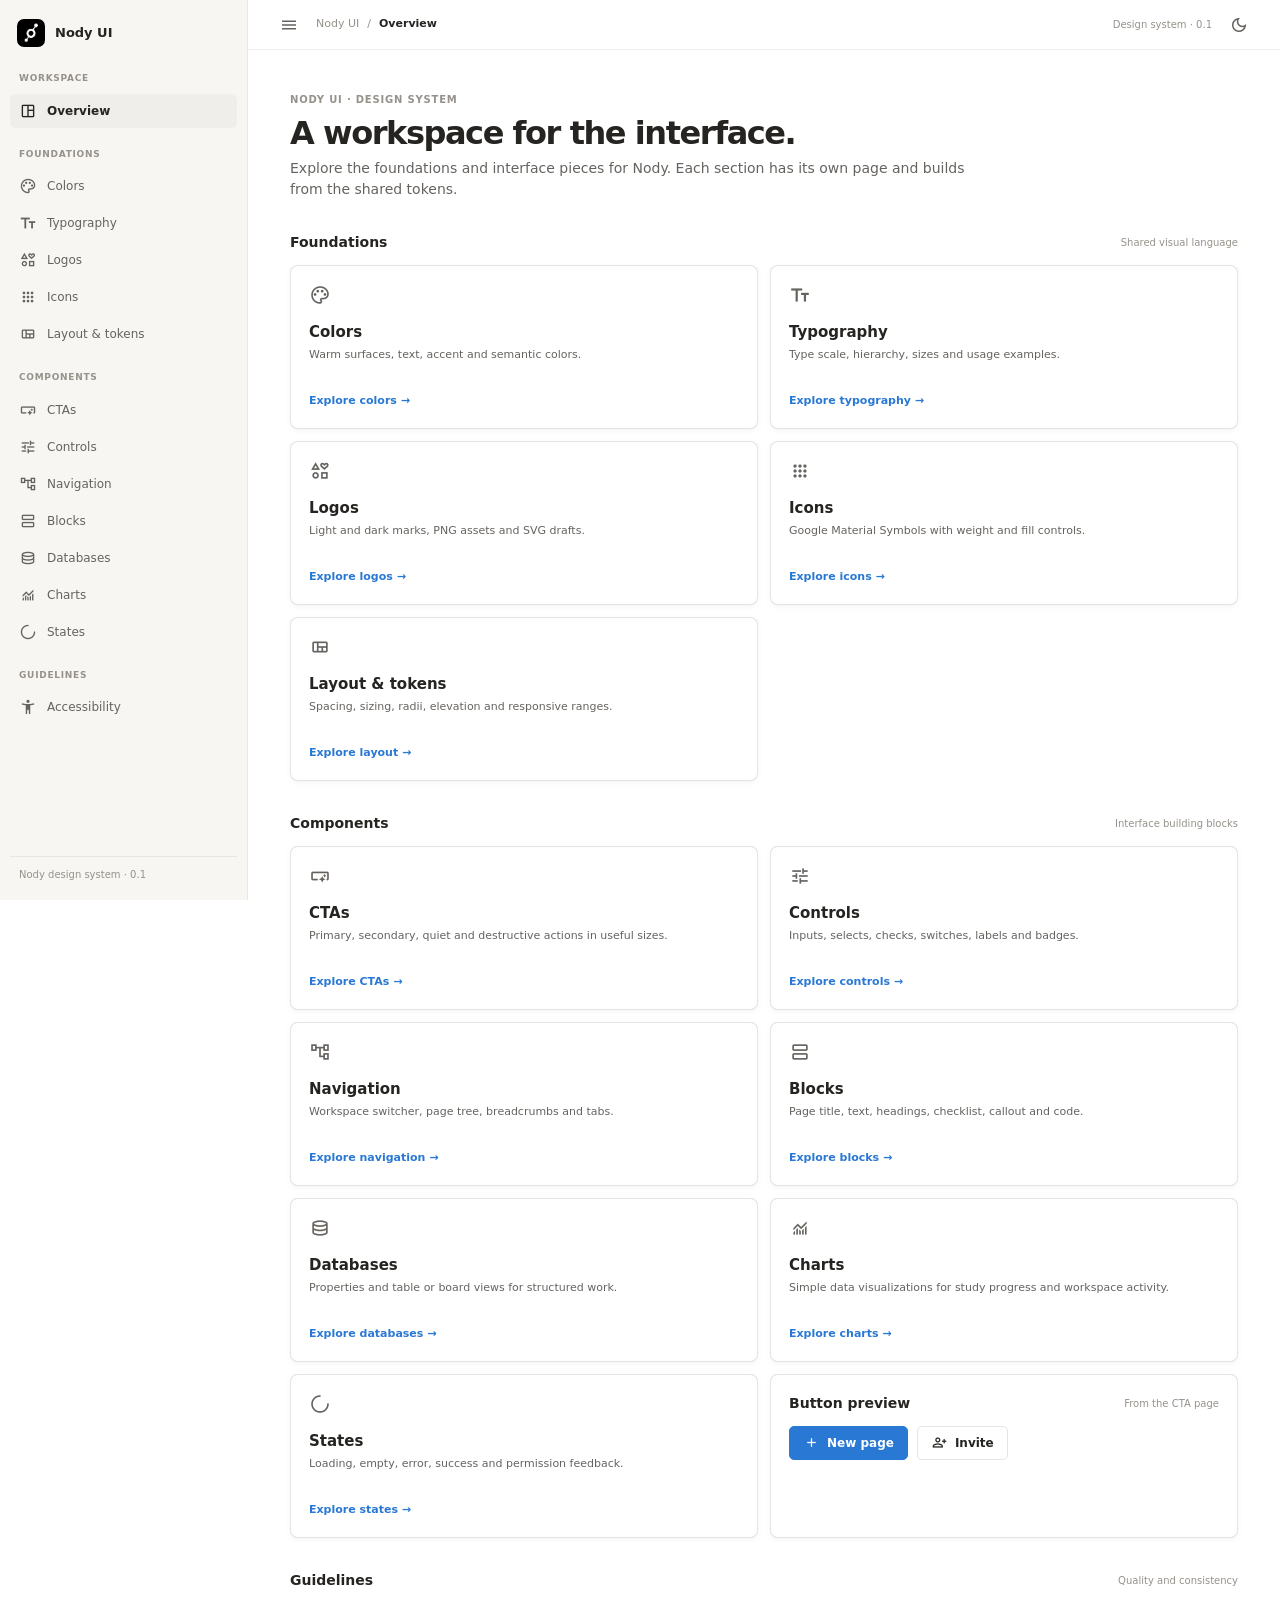
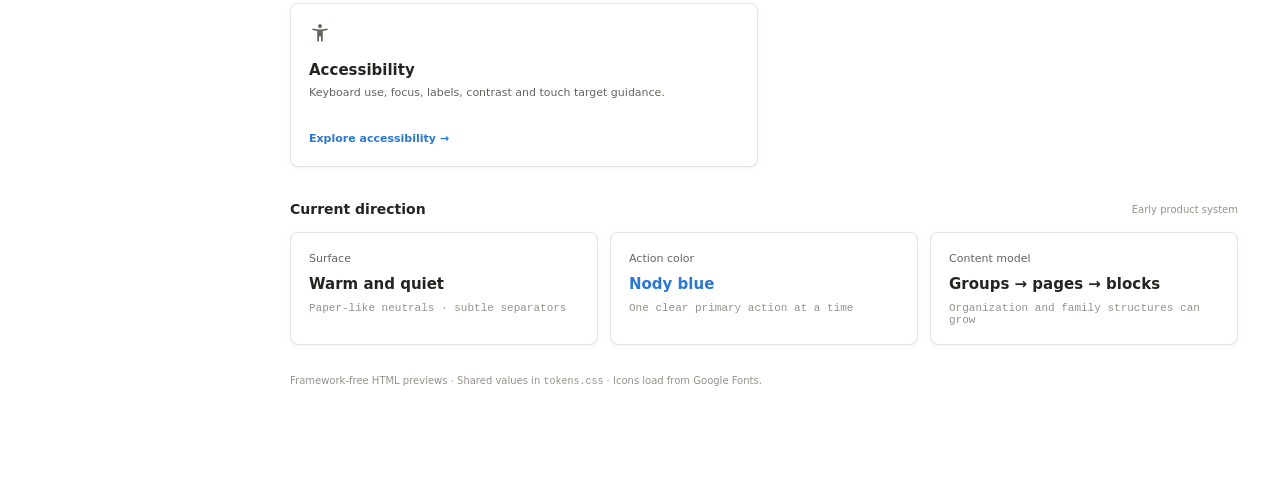
<file: packages/ui/index.html>
<!doctype html>
<html lang="en">
<head>
  <meta charset="utf-8">
  <meta name="viewport" content="width=device-width, initial-scale=1">
  <meta name="theme-color" content="#ffffff">
  <title>Nody UI — Design system</title>
  <link rel="icon" href="logo/nody-icon-dark.png" type="image/png">
  <link rel="stylesheet" href="system.css">
</head>
<body data-page="overview">
  <div class="system-shell">
    <aside class="sidebar" id="system-sidebar" aria-label="Design system navigation"></aside>
    <main class="system-main">
      <header class="topbar">
        <button class="menu-toggle" id="menu-toggle" aria-label="Toggle navigation" aria-expanded="true"><span class="material-symbols-outlined" aria-hidden="true">menu</span></button>
        <div class="breadcrumb"><span>Nody UI</span><span>/</span><strong>Overview</strong></div>
        <span class="topbar-meta">Design system · 0.1</span>
      </header>
      <div class="page-content">
        <div class="page-eyebrow">Nody UI · Design system</div>
        <h1 class="page-title">A workspace for the interface.</h1>
        <p class="page-lead">Explore the foundations and interface pieces for Nody. Each section has its own page and builds from the shared tokens.</p>

        <section class="section" aria-labelledby="foundations-title">
          <div class="section-head"><h2 id="foundations-title">Foundations</h2><span class="section-note">Shared visual language</span></div>
          <div class="catalog-grid">
            <a class="catalog-card" href="colors.html"><span class="material-symbols-outlined" aria-hidden="true">palette</span><h2>Colors</h2><p>Warm surfaces, text, accent and semantic colors.</p><span class="card-link">Explore colors →</span></a>
            <a class="catalog-card" href="typography.html"><span class="material-symbols-outlined" aria-hidden="true">text_fields</span><h2>Typography</h2><p>Type scale, hierarchy, sizes and usage examples.</p><span class="card-link">Explore typography →</span></a>
            <a class="catalog-card" href="logos.html"><span class="material-symbols-outlined" aria-hidden="true">interests</span><h2>Logos</h2><p>Light and dark marks, PNG assets and SVG drafts.</p><span class="card-link">Explore logos →</span></a>
            <a class="catalog-card" href="icons.html"><span class="material-symbols-outlined" aria-hidden="true">apps</span><h2>Icons</h2><p>Google Material Symbols with weight and fill controls.</p><span class="card-link">Explore icons →</span></a>
            <a class="catalog-card" href="layout.html"><span class="material-symbols-outlined" aria-hidden="true">view_quilt</span><h2>Layout & tokens</h2><p>Spacing, sizing, radii, elevation and responsive ranges.</p><span class="card-link">Explore layout →</span></a>
          </div>
        </section>

        <section class="section" aria-labelledby="components-title">
          <div class="section-head"><h2 id="components-title">Components</h2><span class="section-note">Interface building blocks</span></div>
          <div class="catalog-grid">
            <a class="catalog-card" href="ctas.html"><span class="material-symbols-outlined" aria-hidden="true">smart_button</span><h2>CTAs</h2><p>Primary, secondary, quiet and destructive actions in useful sizes.</p><span class="card-link">Explore CTAs →</span></a>
            <a class="catalog-card" href="controls.html"><span class="material-symbols-outlined" aria-hidden="true">tune</span><h2>Controls</h2><p>Inputs, selects, checks, switches, labels and badges.</p><span class="card-link">Explore controls →</span></a>
            <a class="catalog-card" href="navigation.html"><span class="material-symbols-outlined" aria-hidden="true">account_tree</span><h2>Navigation</h2><p>Workspace switcher, page tree, breadcrumbs and tabs.</p><span class="card-link">Explore navigation →</span></a>
            <a class="catalog-card" href="blocks.html"><span class="material-symbols-outlined" aria-hidden="true">view_agenda</span><h2>Blocks</h2><p>Page title, text, headings, checklist, callout and code.</p><span class="card-link">Explore blocks →</span></a>
            <a class="catalog-card" href="databases.html"><span class="material-symbols-outlined" aria-hidden="true">database</span><h2>Databases</h2><p>Properties and table or board views for structured work.</p><span class="card-link">Explore databases →</span></a>
            <a class="catalog-card" href="charts.html"><span class="material-symbols-outlined" aria-hidden="true">monitoring</span><h2>Charts</h2><p>Simple data visualizations for study progress and workspace activity.</p><span class="card-link">Explore charts →</span></a>
            <a class="catalog-card" href="states.html"><span class="material-symbols-outlined" aria-hidden="true">progress_activity</span><h2>States</h2><p>Loading, empty, error, success and permission feedback.</p><span class="card-link">Explore states →</span></a>
            <article class="card"><div class="section-head"><h2>Button preview</h2><span class="section-note">From the CTA page</span></div><div class="button-row"><button class="btn btn-primary"><span class="material-symbols-outlined" aria-hidden="true">add</span> New page</button><button class="btn"><span class="material-symbols-outlined" aria-hidden="true">person_add</span> Invite</button></div></article>
          </div>
        </section>

        <section class="section" aria-labelledby="guidelines-title"><div class="section-head"><h2 id="guidelines-title">Guidelines</h2><span class="section-note">Quality and consistency</span></div><div class="catalog-grid"><a class="catalog-card" href="accessibility.html"><span class="material-symbols-outlined" aria-hidden="true">accessibility_new</span><h2>Accessibility</h2><p>Keyboard use, focus, labels, contrast and touch target guidance.</p><span class="card-link">Explore accessibility →</span></a></div></section>

        <section class="section" aria-labelledby="principles-title">
          <div class="section-head"><h2 id="principles-title">Current direction</h2><span class="section-note">Early product system</span></div>
          <div class="card-grid">
            <article class="card"><div class="metric">Surface</div><div style="margin-top:6px;font-size:15px;font-weight:600">Warm and quiet</div><div class="token-value">Paper-like neutrals · subtle separators</div></article>
            <article class="card"><div class="metric">Action color</div><div style="margin-top:6px;font-size:15px;font-weight:600;color:var(--nody-accent)">Nody blue</div><div class="token-value">One clear primary action at a time</div></article>
            <article class="card"><div class="metric">Content model</div><div style="margin-top:6px;font-size:15px;font-weight:600">Groups → pages → blocks</div><div class="token-value">Organization and family structures can grow</div></article>
          </div>
        </section>
        <p class="footer">Framework-free HTML previews · Shared values in <code>tokens.css</code> · Icons load from Google Fonts.</p>
      </div>
    </main>
  </div>
  <script src="system.js"></script>
</body>
</html>
</file>
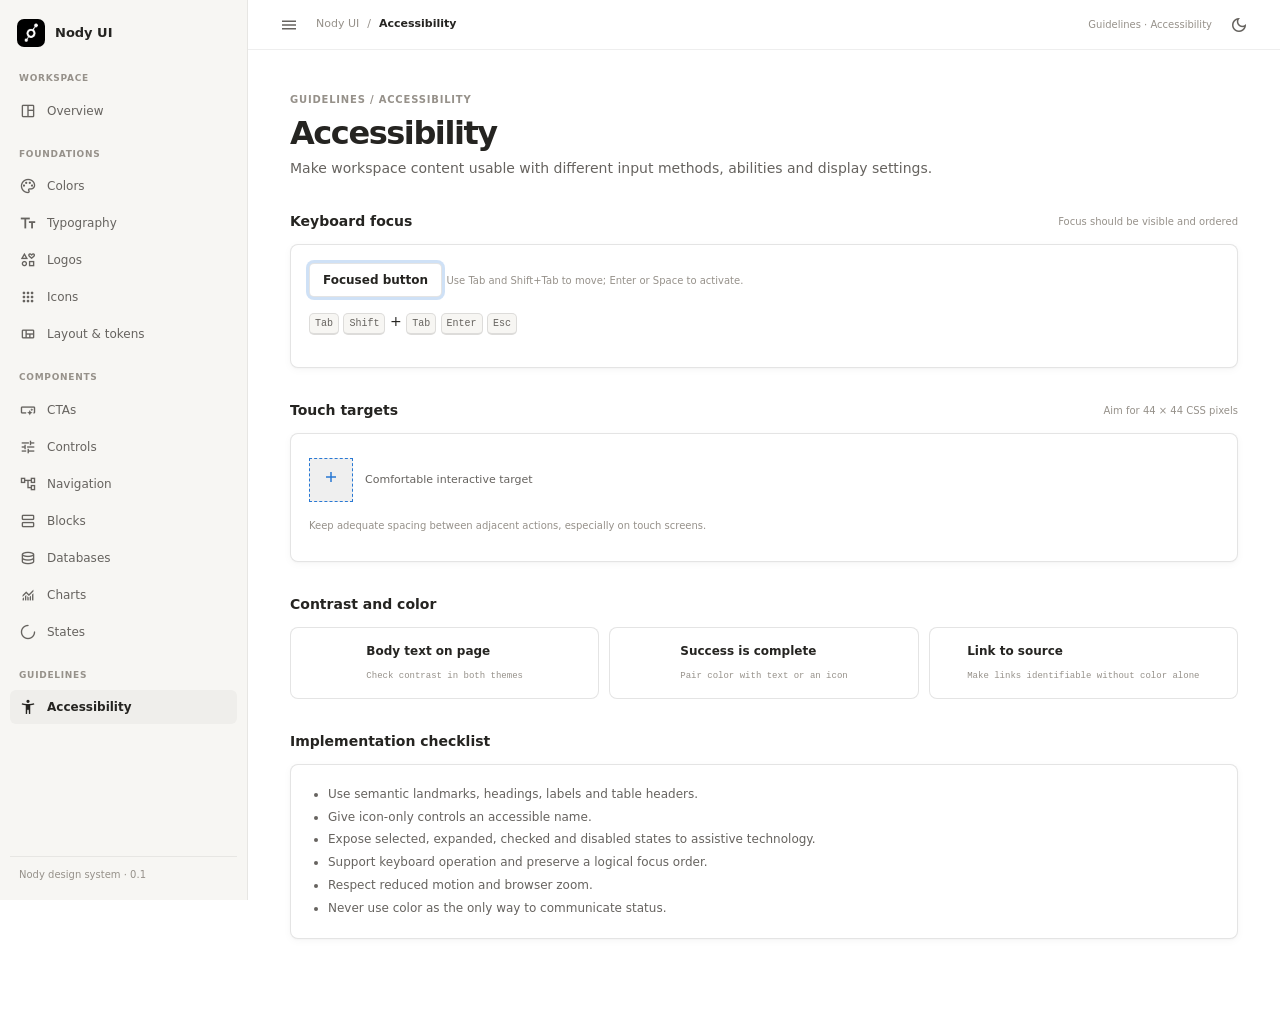
<file: packages/ui/accessibility.html>
<!doctype html>
<html lang="en"><head><meta charset="utf-8"><meta name="viewport" content="width=device-width, initial-scale=1"><title>Nody UI — Accessibility</title><link rel="icon" href="logo/nody-icon-dark.png" type="image/png"><link rel="stylesheet" href="system.css"></head>
<body data-page="accessibility"><div class="system-shell"><aside class="sidebar" id="system-sidebar" aria-label="Design system navigation"></aside><main class="system-main"><header class="topbar"><button class="menu-toggle" id="menu-toggle" aria-label="Toggle navigation" aria-expanded="true"><span class="material-symbols-outlined" aria-hidden="true">menu</span></button><div class="breadcrumb"><span>Nody UI</span><span>/</span><strong>Accessibility</strong></div><span class="topbar-meta">Guidelines · Accessibility</span></header><div class="page-content">
<div class="page-eyebrow">Guidelines / Accessibility</div><h1 class="page-title">Accessibility</h1><p class="page-lead">Make workspace content usable with different input methods, abilities and display settings.</p>
<section class="section"><div class="section-head"><h2>Keyboard focus</h2><span class="section-note">Focus should be visible and ordered</span></div><article class="card"><button class="btn focus-example">Focused button</button> <span class="help-text">Use Tab and Shift+Tab to move; Enter or Space to activate.</span><p><kbd class="kbd">Tab</kbd> <kbd class="kbd">Shift</kbd> + <kbd class="kbd">Tab</kbd> <kbd class="kbd">Enter</kbd> <kbd class="kbd">Esc</kbd></p></article></section>
<section class="section"><div class="section-head"><h2>Touch targets</h2><span class="section-note">Aim for 44 × 44 CSS pixels</span></div><div class="card"><div class="target-sample"><button class="icon-button" aria-label="Add item"><span class="material-symbols-outlined">add</span></button><span>Comfortable interactive target</span></div><p class="help-text">Keep adequate spacing between adjacent actions, especially on touch screens.</p></div></section>
<section class="section"><div class="section-head"><h2>Contrast and color</h2></div><div class="contrast-grid"><div class="contrast-pair"><span>Body text on page</span><code>Check contrast in both themes</code></div><div class="contrast-pair"><span>Success is complete</span><code>Pair color with text or an icon</code></div><div class="contrast-pair"><span>Link to source</span><code>Make links identifiable without color alone</code></div></div></section>
<section class="section"><div class="section-head"><h2>Implementation checklist</h2></div><article class="card"><ul class="guideline-list"><li>Use semantic landmarks, headings, labels and table headers.</li><li>Give icon-only controls an accessible name.</li><li>Expose selected, expanded, checked and disabled states to assistive technology.</li><li>Support keyboard operation and preserve a logical focus order.</li><li>Respect reduced motion and browser zoom.</li><li>Never use color as the only way to communicate status.</li></ul></article></section>
</div></main></div><script src="system.js"></script></body></html>
</file>
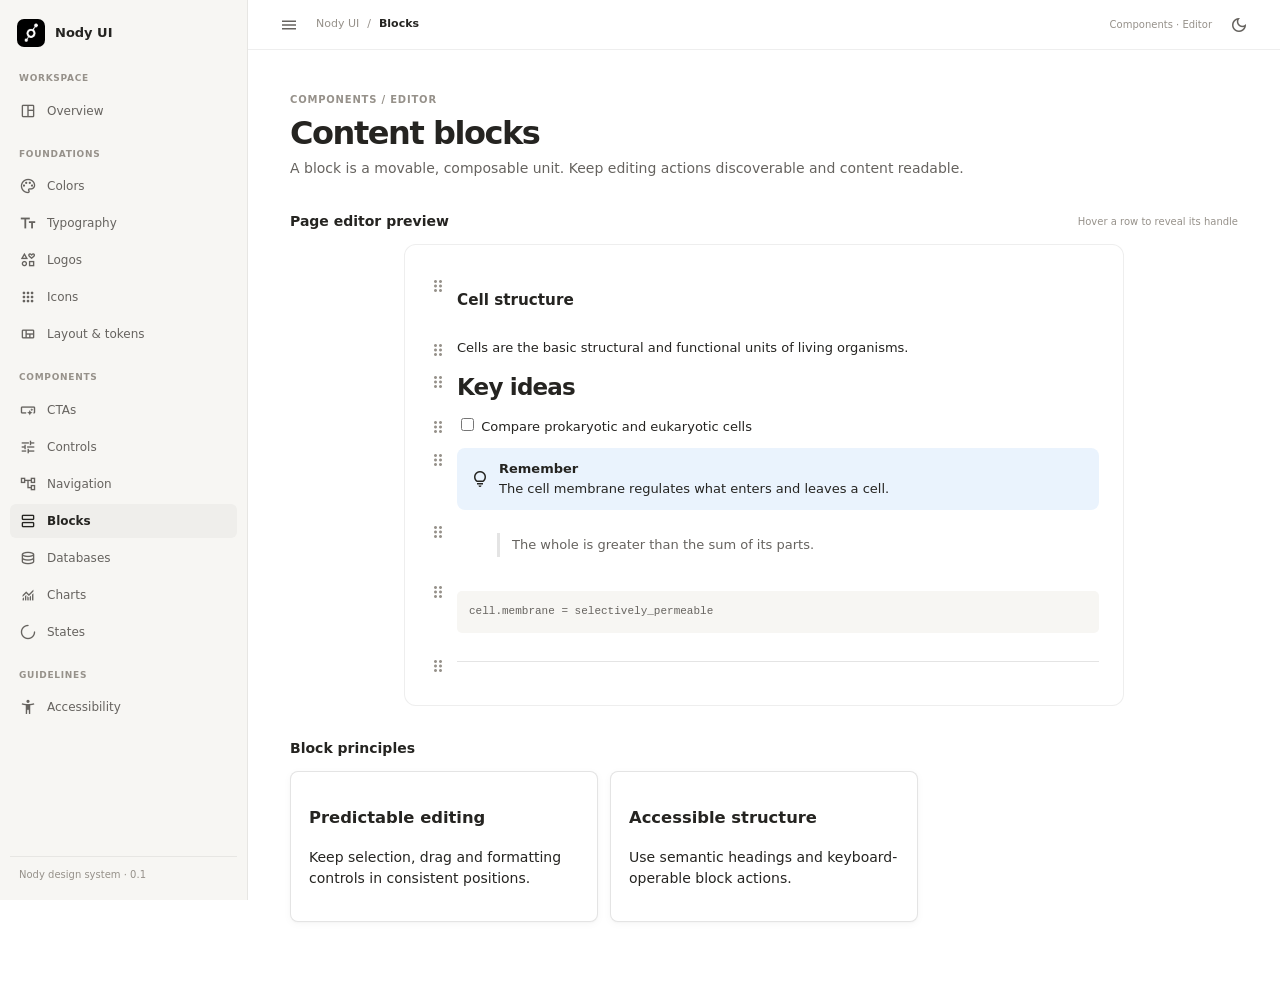
<file: packages/ui/blocks.html>
<!doctype html>
<html lang="en"><head><meta charset="utf-8"><meta name="viewport" content="width=device-width, initial-scale=1"><title>Nody UI — Blocks</title><link rel="icon" href="logo/nody-icon-dark.png" type="image/png"><link rel="stylesheet" href="system.css"></head>
<body data-page="blocks"><div class="system-shell"><aside class="sidebar" id="system-sidebar" aria-label="Design system navigation"></aside><main class="system-main"><header class="topbar"><button class="menu-toggle" id="menu-toggle" aria-label="Toggle navigation" aria-expanded="true"><span class="material-symbols-outlined" aria-hidden="true">menu</span></button><div class="breadcrumb"><span>Nody UI</span><span>/</span><strong>Blocks</strong></div><span class="topbar-meta">Components · Editor</span></header><div class="page-content">
<div class="page-eyebrow">Components / Editor</div><h1 class="page-title">Content blocks</h1><p class="page-lead">A block is a movable, composable unit. Keep editing actions discoverable and content readable.</p><section class="section"><div class="section-head"><h2>Page editor preview</h2><span class="section-note">Hover a row to reveal its handle</span></div><article class="block-editor"><div class="block-row"><span class="block-handle material-symbols-outlined">drag_indicator</span><div class="block-content"><h1>Cell structure</h1></div></div><div class="block-row"><span class="block-handle material-symbols-outlined">drag_indicator</span><div class="block-content">Cells are the basic structural and functional units of living organisms.</div></div><div class="block-row"><span class="block-handle material-symbols-outlined">drag_indicator</span><div class="block-content"><h2>Key ideas</h2></div></div><div class="block-row"><span class="block-handle material-symbols-outlined">drag_indicator</span><div class="block-content"><label class="block-check"><input type="checkbox"> Compare prokaryotic and eukaryotic cells</label></div></div><div class="block-row"><span class="block-handle material-symbols-outlined">drag_indicator</span><div class="block-content"><div class="block-callout"><span class="material-symbols-outlined">lightbulb</span><span><strong>Remember</strong><br>The cell membrane regulates what enters and leaves a cell.</span></div></div></div><div class="block-row"><span class="block-handle material-symbols-outlined">drag_indicator</span><div class="block-content"><blockquote class="block-quote">The whole is greater than the sum of its parts.</blockquote></div></div><div class="block-row"><span class="block-handle material-symbols-outlined">drag_indicator</span><div class="block-content"><pre class="block-code"><code>cell.membrane = selectively_permeable</code></pre></div></div><div class="block-row"><span class="block-handle material-symbols-outlined">drag_indicator</span><div class="block-content"><div class="block-divider"></div></div></div></article></section><section class="section"><div class="section-head"><h2>Block principles</h2></div><div class="card-grid"><article class="card"><h3>Predictable editing</h3><p class="card-copy">Keep selection, drag and formatting controls in consistent positions.</p></article><article class="card"><h3>Accessible structure</h3><p class="card-copy">Use semantic headings and keyboard-operable block actions.</p></article></div></section>
</div></main></div><script src="system.js"></script></body></html>
</file>
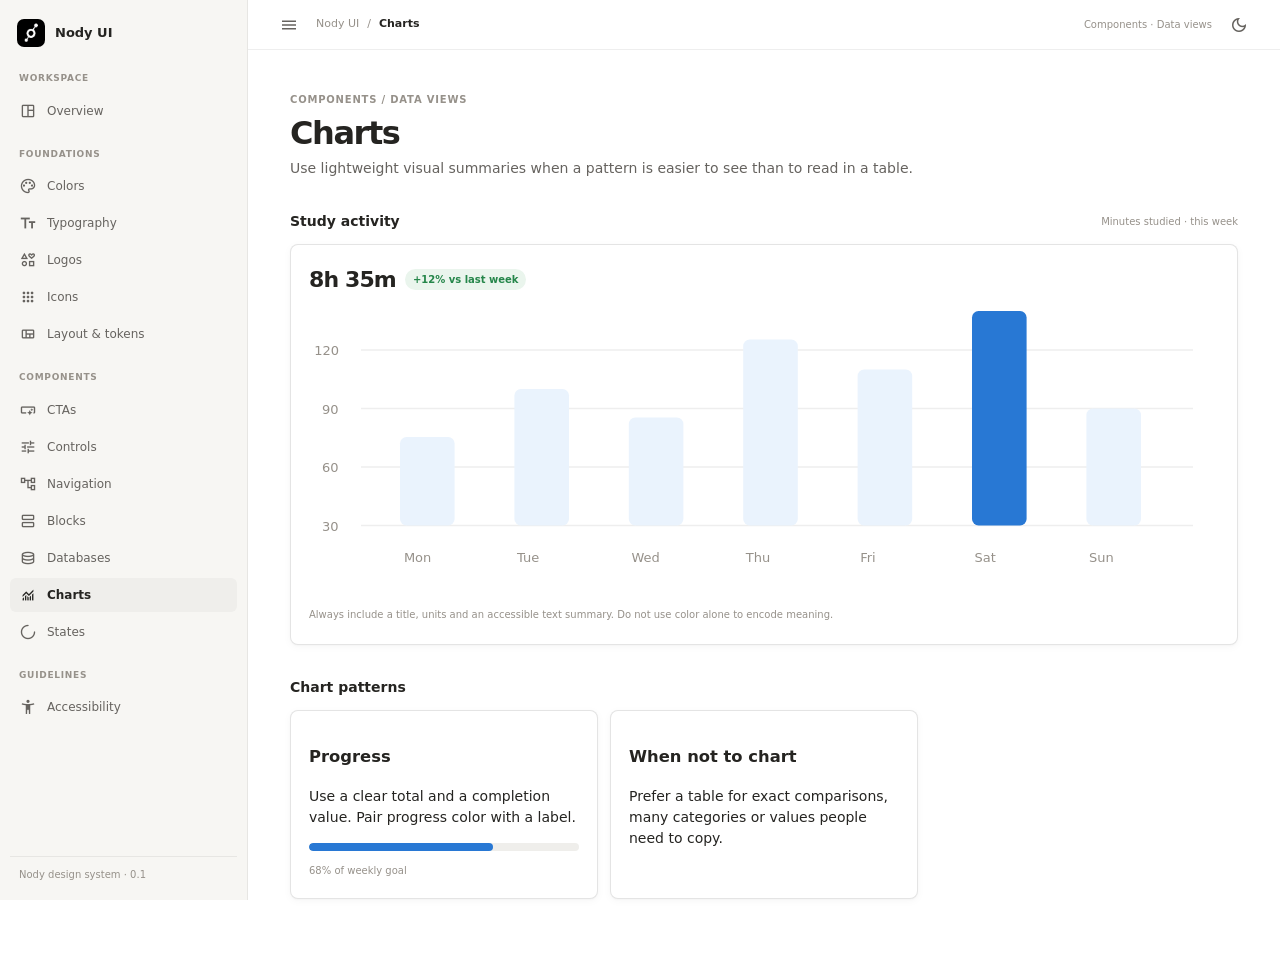
<file: packages/ui/charts.html>
<!doctype html>
<html lang="en"><head><meta charset="utf-8"><meta name="viewport" content="width=device-width, initial-scale=1"><title>Nody UI — Charts</title><link rel="icon" href="logo/nody-icon-dark.png" type="image/png"><link rel="stylesheet" href="system.css"></head>
<body data-page="charts"><div class="system-shell"><aside class="sidebar" id="system-sidebar" aria-label="Design system navigation"></aside><main class="system-main"><header class="topbar"><button class="menu-toggle" id="menu-toggle" aria-label="Toggle navigation" aria-expanded="true"><span class="material-symbols-outlined" aria-hidden="true">menu</span></button><div class="breadcrumb"><span>Nody UI</span><span>/</span><strong>Charts</strong></div><span class="topbar-meta">Components · Data views</span></header><div class="page-content">
<div class="page-eyebrow">Components / Data views</div><h1 class="page-title">Charts</h1><p class="page-lead">Use lightweight visual summaries when a pattern is easier to see than to read in a table.</p>
<section class="section"><div class="section-head"><h2>Study activity</h2><span class="section-note">Minutes studied · this week</span></div><article class="card chart-card"><div class="chart-summary"><strong>8h 35m</strong><span class="badge badge-success">+12% vs last week</span></div><svg class="chart-svg" viewBox="0 0 700 220" role="img" aria-labelledby="study-chart-title study-chart-desc"><title id="study-chart-title">Study time this week</title><desc id="study-chart-desc">Bar chart showing 45 minutes Monday, 70 Tuesday, 55 Wednesday, 95 Thursday, 80 Friday, 110 Saturday and 60 Sunday.</desc><line class="chart-gridline" x1="40" y1="30" x2="680" y2="30"/><line class="chart-gridline" x1="40" y1="75" x2="680" y2="75"/><line class="chart-gridline" x1="40" y1="120" x2="680" y2="120"/><line class="chart-gridline" x1="40" y1="165" x2="680" y2="165"/><text class="chart-axis" x="4" y="34">120</text><text class="chart-axis" x="10" y="79">90</text><text class="chart-axis" x="10" y="124">60</text><text class="chart-axis" x="10" y="169">30</text><rect class="chart-bar" x="70" y="97" width="42" height="68" rx="5"/><rect class="chart-bar" x="158" y="60" width="42" height="105" rx="5"/><rect class="chart-bar" x="246" y="82" width="42" height="83" rx="5"/><rect class="chart-bar" x="334" y="22" width="42" height="143" rx="5"/><rect class="chart-bar" x="422" y="45" width="42" height="120" rx="5"/><rect class="chart-bar active" x="510" y="0" width="42" height="165" rx="5"/><rect class="chart-bar" x="598" y="75" width="42" height="90" rx="5"/><text class="chart-axis" x="73" y="193">Mon</text><text class="chart-axis" x="160" y="193">Tue</text><text class="chart-axis" x="248" y="193">Wed</text><text class="chart-axis" x="336" y="193">Thu</text><text class="chart-axis" x="424" y="193">Fri</text><text class="chart-axis" x="512" y="193">Sat</text><text class="chart-axis" x="600" y="193">Sun</text></svg><p class="help-text">Always include a title, units and an accessible text summary. Do not use color alone to encode meaning.</p></article></section>
<section class="section"><div class="section-head"><h2>Chart patterns</h2></div><div class="card-grid"><article class="card"><h3>Progress</h3><p class="card-copy">Use a clear total and a completion value. Pair progress color with a label.</p><div class="progress-track" role="progressbar" aria-label="Weekly study goal" aria-valuenow="68" aria-valuemin="0" aria-valuemax="100"><span style="width:68%"></span></div><span class="help-text">68% of weekly goal</span></article><article class="card"><h3>When not to chart</h3><p class="card-copy">Prefer a table for exact comparisons, many categories or values people need to copy.</p></article></div></section>
</div></main></div><script src="system.js"></script></body></html>
</file>
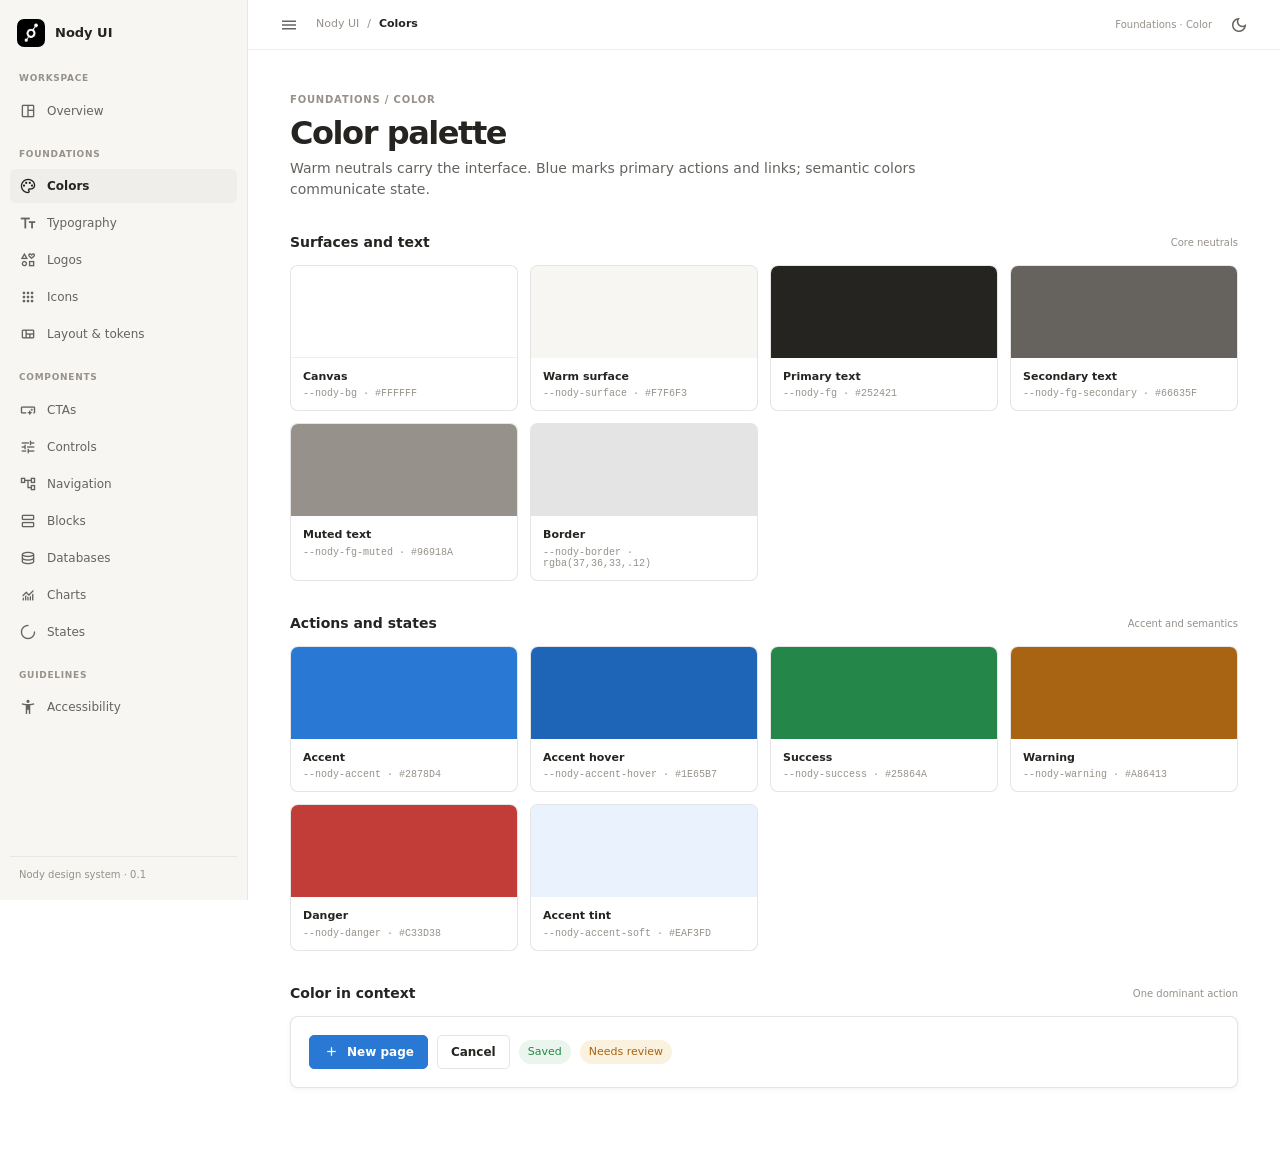
<file: packages/ui/colors.html>
<!doctype html>
<html lang="en">
<head><meta charset="utf-8"><meta name="viewport" content="width=device-width, initial-scale=1"><title>Nody UI — Colors</title><link rel="icon" href="logo/nody-icon-dark.png" type="image/png"><link rel="stylesheet" href="system.css"></head>
<body data-page="colors">
  <div class="system-shell"><aside class="sidebar" id="system-sidebar" aria-label="Design system navigation"></aside><main class="system-main">
    <header class="topbar"><button class="menu-toggle" id="menu-toggle" aria-label="Toggle navigation" aria-expanded="true"><span class="material-symbols-outlined" aria-hidden="true">menu</span></button><div class="breadcrumb"><span>Nody UI</span><span>/</span><strong>Colors</strong></div><span class="topbar-meta">Foundations · Color</span></header>
    <div class="page-content">
      <div class="page-eyebrow">Foundations / Color</div><h1 class="page-title">Color palette</h1><p class="page-lead">Warm neutrals carry the interface. Blue marks primary actions and links; semantic colors communicate state.</p>
      <section class="section"><div class="section-head"><h2>Surfaces and text</h2><span class="section-note">Core neutrals</span></div><div class="swatch-grid">
        <article class="swatch"><div class="swatch-color" style="background:var(--nody-bg);border-bottom:1px solid var(--nody-border-soft)"></div><div class="swatch-info"><strong>Canvas</strong><code>--nody-bg · #FFFFFF</code></div></article>
        <article class="swatch"><div class="swatch-color" style="background:var(--nody-surface)"></div><div class="swatch-info"><strong>Warm surface</strong><code>--nody-surface · #F7F6F3</code></div></article>
        <article class="swatch"><div class="swatch-color" style="background:var(--nody-fg)"></div><div class="swatch-info"><strong>Primary text</strong><code>--nody-fg · #252421</code></div></article>
        <article class="swatch"><div class="swatch-color" style="background:var(--nody-fg-secondary)"></div><div class="swatch-info"><strong>Secondary text</strong><code>--nody-fg-secondary · #66635F</code></div></article>
        <article class="swatch"><div class="swatch-color" style="background:var(--nody-fg-muted)"></div><div class="swatch-info"><strong>Muted text</strong><code>--nody-fg-muted · #96918A</code></div></article>
        <article class="swatch"><div class="swatch-color" style="background:var(--nody-border)"></div><div class="swatch-info"><strong>Border</strong><code>--nody-border · rgba(37,36,33,.12)</code></div></article>
      </div></section>
      <section class="section"><div class="section-head"><h2>Actions and states</h2><span class="section-note">Accent and semantics</span></div><div class="swatch-grid">
        <article class="swatch"><div class="swatch-color" style="background:var(--nody-accent)"></div><div class="swatch-info"><strong>Accent</strong><code>--nody-accent · #2878D4</code></div></article>
        <article class="swatch"><div class="swatch-color" style="background:var(--nody-accent-hover)"></div><div class="swatch-info"><strong>Accent hover</strong><code>--nody-accent-hover · #1E65B7</code></div></article>
        <article class="swatch"><div class="swatch-color" style="background:var(--nody-success)"></div><div class="swatch-info"><strong>Success</strong><code>--nody-success · #25864A</code></div></article>
        <article class="swatch"><div class="swatch-color" style="background:var(--nody-warning)"></div><div class="swatch-info"><strong>Warning</strong><code>--nody-warning · #A86413</code></div></article>
        <article class="swatch"><div class="swatch-color" style="background:var(--nody-danger)"></div><div class="swatch-info"><strong>Danger</strong><code>--nody-danger · #C33D38</code></div></article>
        <article class="swatch"><div class="swatch-color" style="background:var(--nody-accent-soft)"></div><div class="swatch-info"><strong>Accent tint</strong><code>--nody-accent-soft · #EAF3FD</code></div></article>
      </div></section>
      <section class="section"><div class="section-head"><h2>Color in context</h2><span class="section-note">One dominant action</span></div><article class="card"><div class="button-row"><button class="btn btn-primary"><span class="material-symbols-outlined" aria-hidden="true">add</span> New page</button><button class="btn">Cancel</button><span style="padding:4px 9px;border-radius:99px;background:var(--nody-success-soft);color:var(--nody-success);font-size:11px">Saved</span><span style="padding:4px 9px;border-radius:99px;background:var(--nody-warning-soft);color:var(--nody-warning);font-size:11px">Needs review</span></div></article></section>
    </div>
  </main></div>
  <script src="system.js"></script>
</body>
</html>
</file>
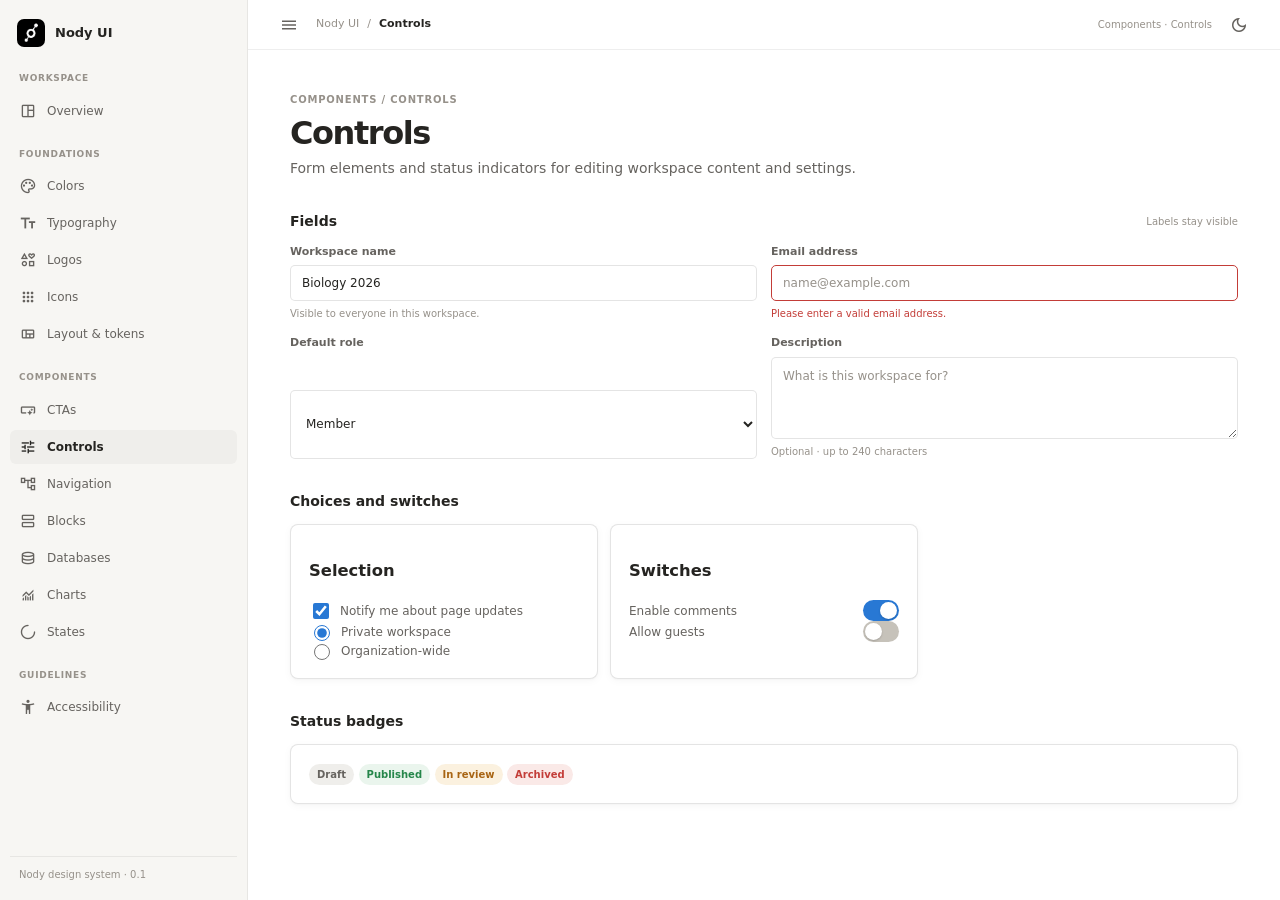
<file: packages/ui/controls.html>
<!doctype html>
<html lang="en"><head><meta charset="utf-8"><meta name="viewport" content="width=device-width, initial-scale=1"><title>Nody UI — Controls</title><link rel="icon" href="logo/nody-icon-dark.png" type="image/png"><link rel="stylesheet" href="system.css"></head>
<body data-page="controls"><div class="system-shell"><aside class="sidebar" id="system-sidebar" aria-label="Design system navigation"></aside><main class="system-main"><header class="topbar"><button class="menu-toggle" id="menu-toggle" aria-label="Toggle navigation" aria-expanded="true"><span class="material-symbols-outlined" aria-hidden="true">menu</span></button><div class="breadcrumb"><span>Nody UI</span><span>/</span><strong>Controls</strong></div><span class="topbar-meta">Components · Controls</span></header><div class="page-content">
<div class="page-eyebrow">Components / Controls</div><h1 class="page-title">Controls</h1><p class="page-lead">Form elements and status indicators for editing workspace content and settings.</p>
<section class="section"><div class="section-head"><h2>Fields</h2><span class="section-note">Labels stay visible</span></div><div class="form-grid"><div class="field-wrap"><label class="field-label" for="workspace-name">Workspace name</label><input class="field" id="workspace-name" value="Biology 2026"/><span class="help-text">Visible to everyone in this workspace.</span></div><div class="field-wrap"><label class="field-label" for="email">Email address</label><input class="field" id="email" type="email" placeholder="name@example.com" aria-invalid="true"/><span class="error-text">Please enter a valid email address.</span></div><div class="field-wrap"><label class="field-label" for="role">Default role</label><select class="select" id="role"><option>Member</option><option>Admin</option><option>Guest</option></select></div><div class="field-wrap"><label class="field-label" for="description">Description</label><textarea class="textarea" id="description" placeholder="What is this workspace for?"></textarea><span class="help-text">Optional · up to 240 characters</span></div></div></section>
<section class="section"><div class="section-head"><h2>Choices and switches</h2></div><div class="card-grid"><article class="card"><h3>Selection</h3><label class="check-row"><input type="checkbox" checked> Notify me about page updates</label><label class="check-row"><input type="radio" name="visibility" checked> Private workspace</label><label class="check-row"><input type="radio" name="visibility"> Organization-wide</label></article><article class="card"><h3>Switches</h3><div class="check-row">Enable comments <button class="switch" role="switch" aria-checked="true" aria-label="Enable comments"></button></div><div class="check-row">Allow guests <button class="switch" role="switch" aria-checked="false" aria-label="Allow guests"></button></div></article></div></section>
<section class="section"><div class="section-head"><h2>Status badges</h2></div><div class="card"><span class="badge badge-neutral">Draft</span> <span class="badge badge-success">Published</span> <span class="badge badge-warning">In review</span> <span class="badge badge-danger">Archived</span></div></section>
</div></main></div><script src="system.js"></script><script>document.querySelectorAll('.switch').forEach((item)=>item.addEventListener('click',()=>item.setAttribute('aria-checked',item.getAttribute('aria-checked')==='true'?'false':'true')));</script></body></html>
</file>
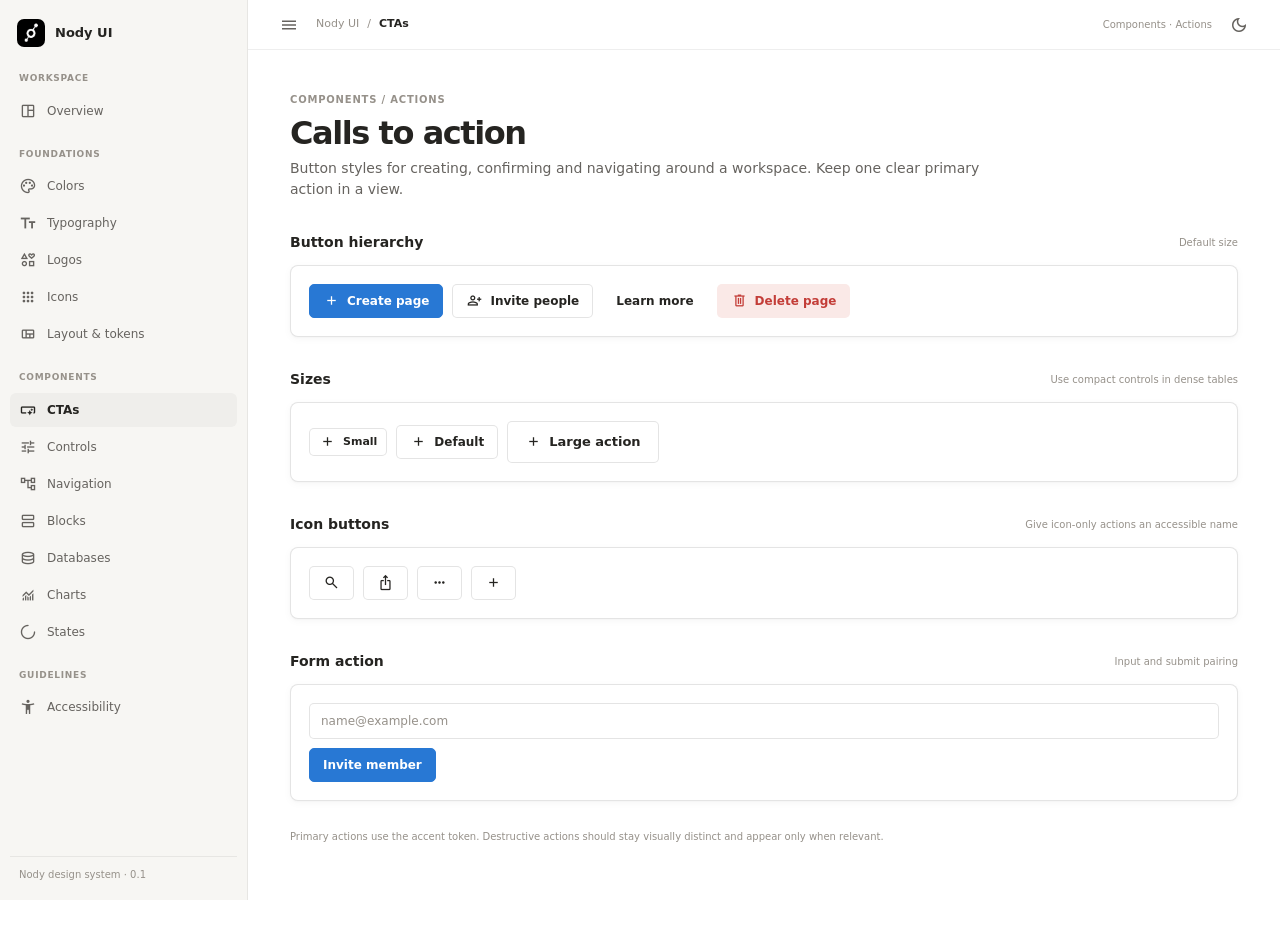
<file: packages/ui/ctas.html>
<!doctype html>
<html lang="en">
<head><meta charset="utf-8"><meta name="viewport" content="width=device-width, initial-scale=1"><title>Nody UI — CTAs</title><link rel="icon" href="logo/nody-icon-dark.png" type="image/png"><link rel="stylesheet" href="system.css"></head>
<body data-page="ctas">
  <div class="system-shell"><aside class="sidebar" id="system-sidebar" aria-label="Design system navigation"></aside><main class="system-main">
    <header class="topbar"><button class="menu-toggle" id="menu-toggle" aria-label="Toggle navigation" aria-expanded="true"><span class="material-symbols-outlined" aria-hidden="true">menu</span></button><div class="breadcrumb"><span>Nody UI</span><span>/</span><strong>CTAs</strong></div><span class="topbar-meta">Components · Actions</span></header>
    <div class="page-content">
      <div class="page-eyebrow">Components / Actions</div><h1 class="page-title">Calls to action</h1><p class="page-lead">Button styles for creating, confirming and navigating around a workspace. Keep one clear primary action in a view.</p>
      <section class="section"><div class="section-head"><h2>Button hierarchy</h2><span class="section-note">Default size</span></div><article class="card"><div class="button-row"><button class="btn btn-primary"><span class="material-symbols-outlined" aria-hidden="true">add</span> Create page</button><button class="btn"><span class="material-symbols-outlined" aria-hidden="true">person_add</span> Invite people</button><button class="btn btn-quiet">Learn more</button><button class="btn btn-danger"><span class="material-symbols-outlined" aria-hidden="true">delete</span> Delete page</button></div></article></section>
      <section class="section"><div class="section-head"><h2>Sizes</h2><span class="section-note">Use compact controls in dense tables</span></div><article class="card"><div class="button-row"><button class="btn btn-sm"><span class="material-symbols-outlined" aria-hidden="true">add</span> Small</button><button class="btn"><span class="material-symbols-outlined" aria-hidden="true">add</span> Default</button><button class="btn btn-lg"><span class="material-symbols-outlined" aria-hidden="true">add</span> Large action</button></div></article></section>
      <section class="section"><div class="section-head"><h2>Icon buttons</h2><span class="section-note">Give icon-only actions an accessible name</span></div><article class="card"><div class="button-row"><button class="btn" aria-label="Search"><span class="material-symbols-outlined" aria-hidden="true">search</span></button><button class="btn" aria-label="Share"><span class="material-symbols-outlined" aria-hidden="true">ios_share</span></button><button class="btn" aria-label="More actions"><span class="material-symbols-outlined" aria-hidden="true">more_horiz</span></button><button class="btn" aria-label="Add"><span class="material-symbols-outlined" aria-hidden="true">add</span></button></div></article></section>
      <section class="section"><div class="section-head"><h2>Form action</h2><span class="section-note">Input and submit pairing</span></div><article class="card"><div class="button-row"><input class="field" type="email" placeholder="name@example.com" aria-label="Email address"><button class="btn btn-primary">Invite member</button></div></article></section>
      <p class="footer">Primary actions use the accent token. Destructive actions should stay visually distinct and appear only when relevant.</p>
    </div>
  </main></div>
  <script src="system.js"></script>
</body>
</html>
</file>
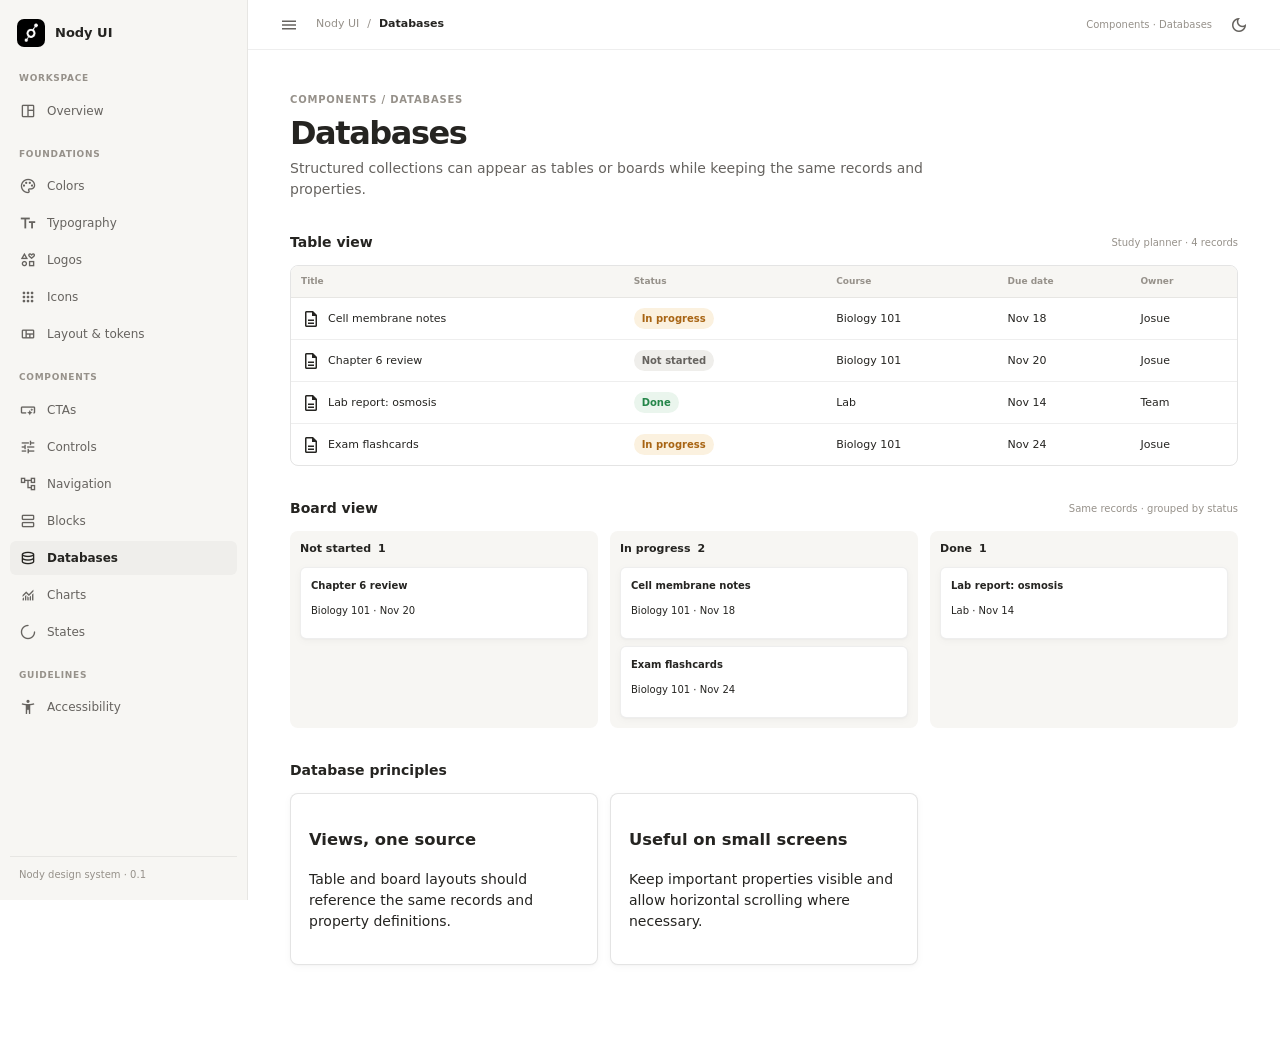
<file: packages/ui/databases.html>
<!doctype html>
<html lang="en"><head><meta charset="utf-8"><meta name="viewport" content="width=device-width, initial-scale=1"><title>Nody UI — Databases</title><link rel="icon" href="logo/nody-icon-dark.png" type="image/png"><link rel="stylesheet" href="system.css"></head>
<body data-page="databases"><div class="system-shell"><aside class="sidebar" id="system-sidebar" aria-label="Design system navigation"></aside><main class="system-main"><header class="topbar"><button class="menu-toggle" id="menu-toggle" aria-label="Toggle navigation" aria-expanded="true"><span class="material-symbols-outlined" aria-hidden="true">menu</span></button><div class="breadcrumb"><span>Nody UI</span><span>/</span><strong>Databases</strong></div><span class="topbar-meta">Components · Databases</span></header><div class="page-content">
<div class="page-eyebrow">Components / Databases</div><h1 class="page-title">Databases</h1><p class="page-lead">Structured collections can appear as tables or boards while keeping the same records and properties.</p>
<section class="section"><div class="section-head"><h2>Table view</h2><span class="section-note">Study planner · 4 records</span></div><div class="table-scroll"><table class="data-table"><thead><tr><th>Title</th><th>Status</th><th>Course</th><th>Due date</th><th>Owner</th></tr></thead><tbody><tr><td><span class="property-cell"><span class="material-symbols-outlined">description</span>Cell membrane notes</span></td><td><span class="badge badge-warning">In progress</span></td><td>Biology 101</td><td>Nov 18</td><td>Josue</td></tr><tr><td><span class="property-cell"><span class="material-symbols-outlined">description</span>Chapter 6 review</span></td><td><span class="badge badge-neutral">Not started</span></td><td>Biology 101</td><td>Nov 20</td><td>Josue</td></tr><tr><td><span class="property-cell"><span class="material-symbols-outlined">description</span>Lab report: osmosis</span></td><td><span class="badge badge-success">Done</span></td><td>Lab</td><td>Nov 14</td><td>Team</td></tr><tr><td><span class="property-cell"><span class="material-symbols-outlined">description</span>Exam flashcards</span></td><td><span class="badge badge-warning">In progress</span></td><td>Biology 101</td><td>Nov 24</td><td>Josue</td></tr></tbody></table></div></section>
<section class="section"><div class="section-head"><h2>Board view</h2><span class="section-note">Same records · grouped by status</span></div><div class="board"><div class="board-column"><div class="board-heading">Not started <span>1</span></div><article class="board-card"><strong>Chapter 6 review</strong><p>Biology 101 · Nov 20</p></article></div><div class="board-column"><div class="board-heading">In progress <span>2</span></div><article class="board-card"><strong>Cell membrane notes</strong><p>Biology 101 · Nov 18</p></article><article class="board-card"><strong>Exam flashcards</strong><p>Biology 101 · Nov 24</p></article></div><div class="board-column"><div class="board-heading">Done <span>1</span></div><article class="board-card"><strong>Lab report: osmosis</strong><p>Lab · Nov 14</p></article></div></div></section>
<section class="section"><div class="section-head"><h2>Database principles</h2></div><div class="card-grid"><article class="card"><h3>Views, one source</h3><p class="card-copy">Table and board layouts should reference the same records and property definitions.</p></article><article class="card"><h3>Useful on small screens</h3><p class="card-copy">Keep important properties visible and allow horizontal scrolling where necessary.</p></article></div></section>
</div></main></div><script src="system.js"></script></body></html>
</file>
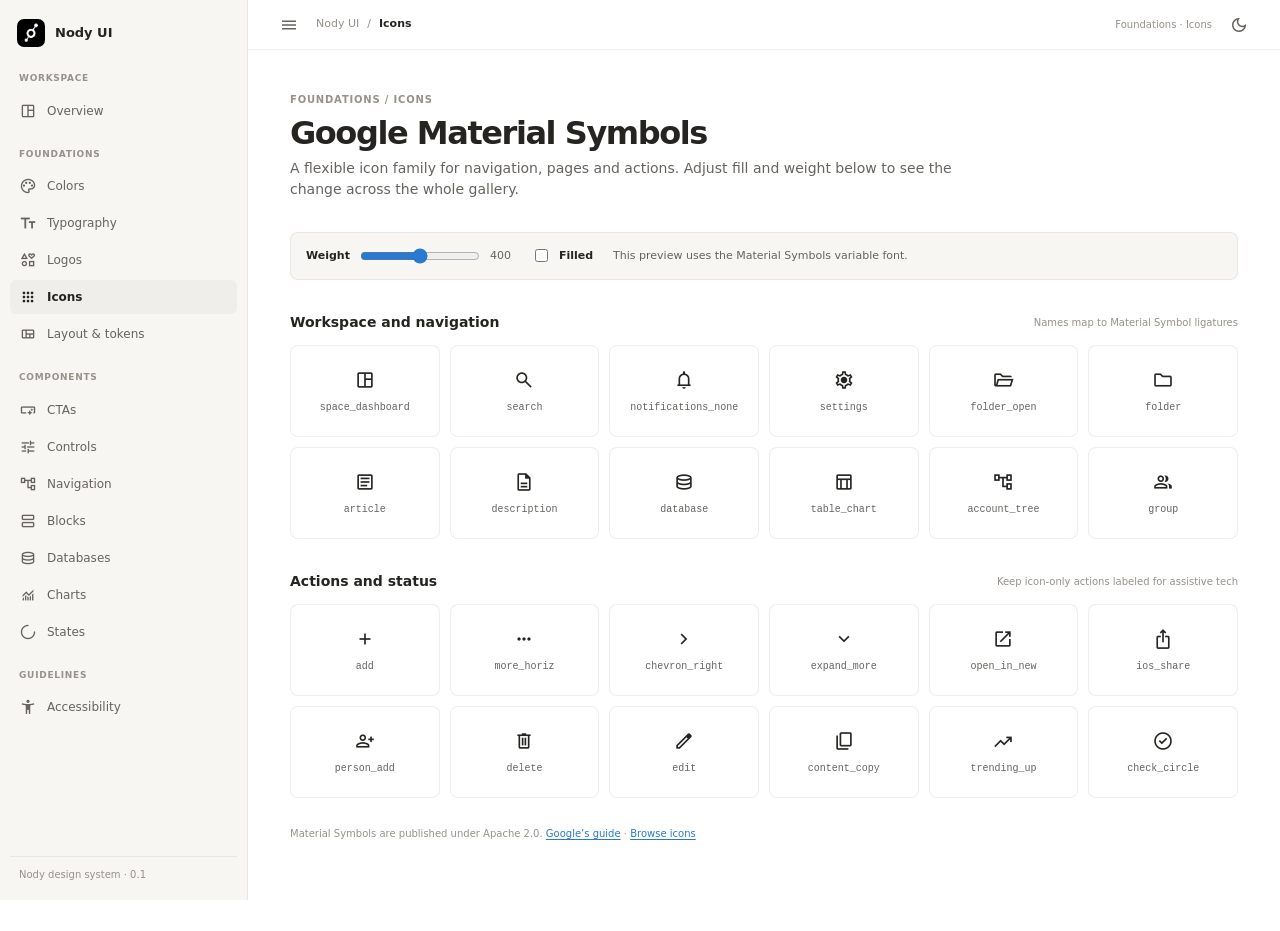
<file: packages/ui/icons.html>
<!doctype html>
<html lang="en">
<head><meta charset="utf-8"><meta name="viewport" content="width=device-width, initial-scale=1"><title>Nody UI — Icons</title><link rel="icon" href="logo/nody-icon-dark.png" type="image/png"><link rel="stylesheet" href="system.css"></head>
<body data-page="icons">
  <div class="system-shell"><aside class="sidebar" id="system-sidebar" aria-label="Design system navigation"></aside><main class="system-main">
    <header class="topbar"><button class="menu-toggle" id="menu-toggle" aria-label="Toggle navigation" aria-expanded="true"><span class="material-symbols-outlined" aria-hidden="true">menu</span></button><div class="breadcrumb"><span>Nody UI</span><span>/</span><strong>Icons</strong></div><span class="topbar-meta">Foundations · Icons</span></header>
    <div class="page-content">
      <div class="page-eyebrow">Foundations / Icons</div><h1 class="page-title">Google Material Symbols</h1><p class="page-lead">A flexible icon family for navigation, pages and actions. Adjust fill and weight below to see the change across the whole gallery.</p>
      <section class="section"><div class="controls" aria-label="Icon appearance controls">
        <label class="control"><strong>Weight</strong><input id="icon-weight" type="range" min="200" max="600" step="50" value="400"><output id="weight-value">400</output></label>
        <label class="control"><input id="icon-fill" type="checkbox"><strong>Filled</strong></label>
        <span class="control">This preview uses the Material Symbols variable font.</span>
      </div></section>
      <section class="section"><div class="section-head"><h2>Workspace and navigation</h2><span class="section-note">Names map to Material Symbol ligatures</span></div><div class="icon-grid">
        <div class="icon-swatch"><span class="material-symbols-outlined">space_dashboard</span><code>space_dashboard</code></div>
        <div class="icon-swatch"><span class="material-symbols-outlined">search</span><code>search</code></div>
        <div class="icon-swatch"><span class="material-symbols-outlined">notifications_none</span><code>notifications_none</code></div>
        <div class="icon-swatch"><span class="material-symbols-outlined">settings</span><code>settings</code></div>
        <div class="icon-swatch"><span class="material-symbols-outlined">folder_open</span><code>folder_open</code></div>
        <div class="icon-swatch"><span class="material-symbols-outlined">folder</span><code>folder</code></div>
        <div class="icon-swatch"><span class="material-symbols-outlined">article</span><code>article</code></div>
        <div class="icon-swatch"><span class="material-symbols-outlined">description</span><code>description</code></div>
        <div class="icon-swatch"><span class="material-symbols-outlined">database</span><code>database</code></div>
        <div class="icon-swatch"><span class="material-symbols-outlined">table_chart</span><code>table_chart</code></div>
        <div class="icon-swatch"><span class="material-symbols-outlined">account_tree</span><code>account_tree</code></div>
        <div class="icon-swatch"><span class="material-symbols-outlined">group</span><code>group</code></div>
      </div></section>
      <section class="section"><div class="section-head"><h2>Actions and status</h2><span class="section-note">Keep icon-only actions labeled for assistive tech</span></div><div class="icon-grid">
        <div class="icon-swatch"><span class="material-symbols-outlined">add</span><code>add</code></div>
        <div class="icon-swatch"><span class="material-symbols-outlined">more_horiz</span><code>more_horiz</code></div>
        <div class="icon-swatch"><span class="material-symbols-outlined">chevron_right</span><code>chevron_right</code></div>
        <div class="icon-swatch"><span class="material-symbols-outlined">expand_more</span><code>expand_more</code></div>
        <div class="icon-swatch"><span class="material-symbols-outlined">open_in_new</span><code>open_in_new</code></div>
        <div class="icon-swatch"><span class="material-symbols-outlined">ios_share</span><code>ios_share</code></div>
        <div class="icon-swatch"><span class="material-symbols-outlined">person_add</span><code>person_add</code></div>
        <div class="icon-swatch"><span class="material-symbols-outlined">delete</span><code>delete</code></div>
        <div class="icon-swatch"><span class="material-symbols-outlined">edit</span><code>edit</code></div>
        <div class="icon-swatch"><span class="material-symbols-outlined">content_copy</span><code>content_copy</code></div>
        <div class="icon-swatch"><span class="material-symbols-outlined">trending_up</span><code>trending_up</code></div>
        <div class="icon-swatch"><span class="material-symbols-outlined">check_circle</span><code>check_circle</code></div>
      </div></section>
      <p class="footer">Material Symbols are published under Apache 2.0. <a href="https://developers.google.com/fonts/docs/material_symbols" target="_blank" rel="noreferrer">Google’s guide</a> · <a href="https://fonts.google.com/icons" target="_blank" rel="noreferrer">Browse icons</a></p>
    </div>
  </main></div>
  <script src="system.js"></script>
  <script>
    const root = document.documentElement;
    const weight = document.querySelector('#icon-weight');
    const weightValue = document.querySelector('#weight-value');
    const fill = document.querySelector('#icon-fill');
    weight.addEventListener('input', () => { root.style.setProperty('--icon-weight', weight.value); weightValue.value = weight.value; weightValue.textContent = weight.value; });
    fill.addEventListener('change', () => root.style.setProperty('--icon-fill', fill.checked ? 1 : 0));
  </script>
</body>
</html>
</file>
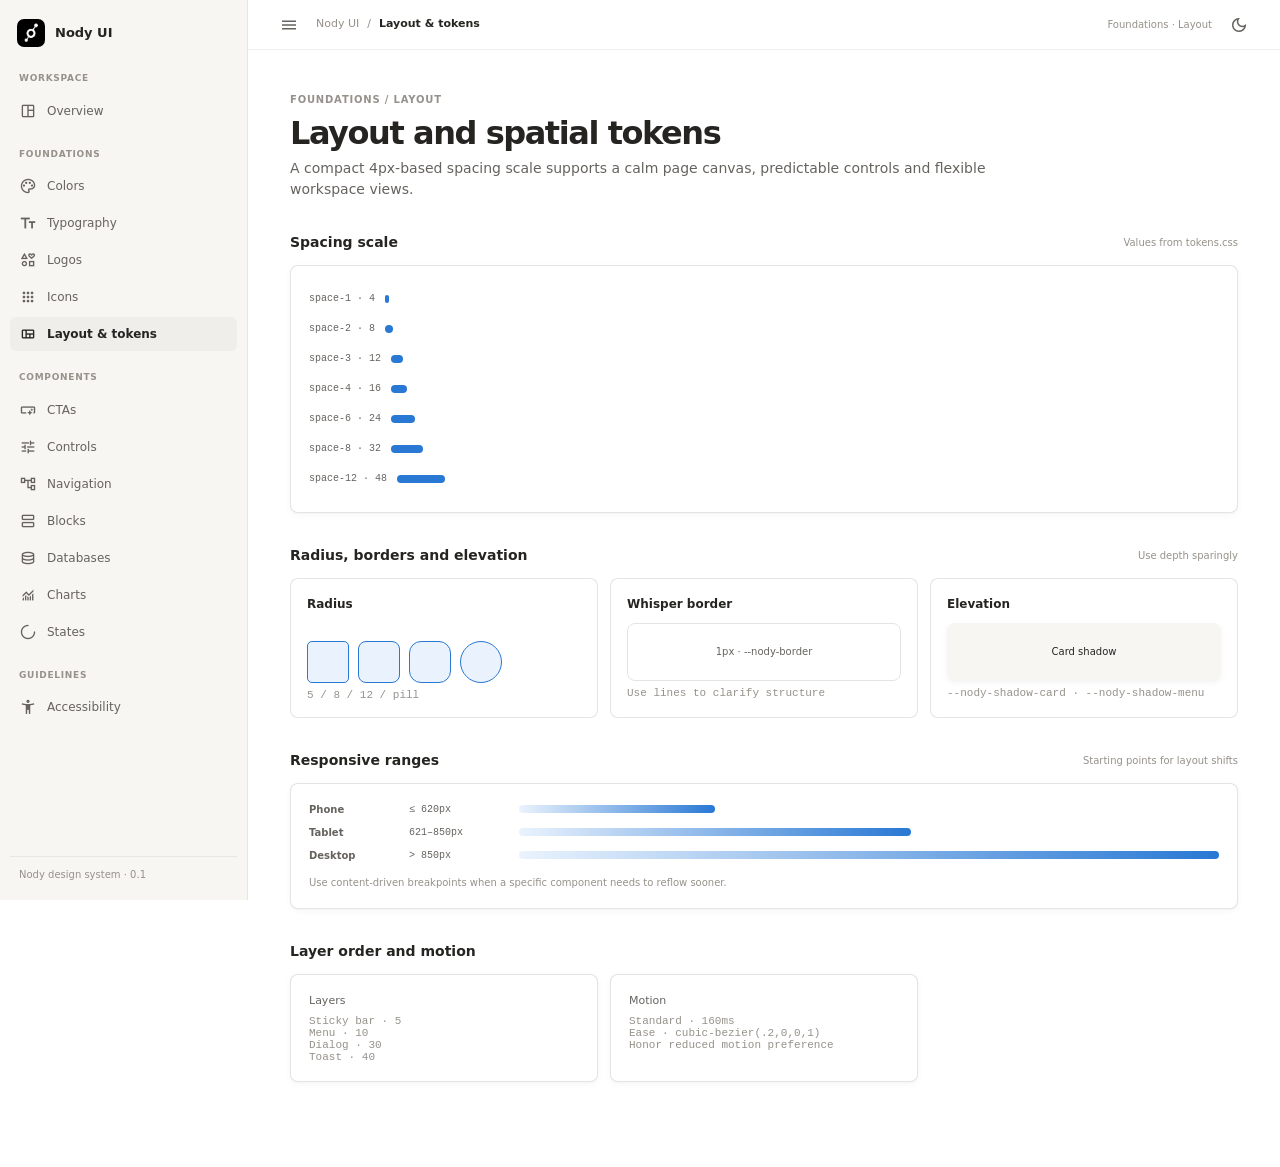
<file: packages/ui/layout.html>
<!doctype html>
<html lang="en">
<head><meta charset="utf-8"><meta name="viewport" content="width=device-width, initial-scale=1"><title>Nody UI — Layout & tokens</title><link rel="icon" href="logo/nody-icon-dark.png" type="image/png"><link rel="stylesheet" href="system.css"></head>
<body data-page="layout">
  <div class="system-shell"><aside class="sidebar" id="system-sidebar" aria-label="Design system navigation"></aside><main class="system-main">
    <header class="topbar"><button class="menu-toggle" id="menu-toggle" aria-label="Toggle navigation" aria-expanded="true"><span class="material-symbols-outlined" aria-hidden="true">menu</span></button><div class="breadcrumb"><span>Nody UI</span><span>/</span><strong>Layout & tokens</strong></div><span class="topbar-meta">Foundations · Layout</span></header>
    <div class="page-content">
      <div class="page-eyebrow">Foundations / Layout</div><h1 class="page-title">Layout and spatial tokens</h1><p class="page-lead">A compact 4px-based spacing scale supports a calm page canvas, predictable controls and flexible workspace views.</p>
      <section class="section"><div class="section-head"><h2>Spacing scale</h2><span class="section-note">Values from tokens.css</span></div><article class="card"><div class="space-sample"><code>space-1 · 4</code><span class="space-bar" style="width:var(--nody-space-1)"></span></div><div class="space-sample"><code>space-2 · 8</code><span class="space-bar" style="width:var(--nody-space-2)"></span></div><div class="space-sample"><code>space-3 · 12</code><span class="space-bar" style="width:var(--nody-space-3)"></span></div><div class="space-sample"><code>space-4 · 16</code><span class="space-bar" style="width:var(--nody-space-4)"></span></div><div class="space-sample"><code>space-6 · 24</code><span class="space-bar" style="width:var(--nody-space-6)"></span></div><div class="space-sample"><code>space-8 · 32</code><span class="space-bar" style="width:var(--nody-space-8)"></span></div><div class="space-sample"><code>space-12 · 48</code><span class="space-bar" style="width:var(--nody-space-12)"></span></div></article></section>
      <section class="section"><div class="section-head"><h2>Radius, borders and elevation</h2><span class="section-note">Use depth sparingly</span></div><div class="foundation-grid">
        <article class="foundation-card"><h3>Radius</h3><div class="radius-sample"><div class="radius-box" style="border-radius:var(--nody-radius-sm)"></div><div class="radius-box" style="border-radius:var(--nody-radius-md)"></div><div class="radius-box" style="border-radius:var(--nody-radius-lg)"></div><div class="radius-box" style="border-radius:var(--nody-radius-pill)"></div></div><div class="token-value">5 / 8 / 12 / pill</div></article>
        <article class="foundation-card"><h3>Whisper border</h3><div style="height:58px;display:grid;place-items:center;border:1px solid var(--nody-border);border-radius:var(--nody-radius-md);color:var(--nody-fg-secondary);font-size:10px">1px · --nody-border</div><div class="token-value">Use lines to clarify structure</div></article>
        <article class="foundation-card"><h3>Elevation</h3><div class="elevation-sample" style="box-shadow:var(--nody-shadow-card)">Card shadow</div><div class="token-value">--nody-shadow-card · --nody-shadow-menu</div></article>
      </div></section>
      <section class="section"><div class="section-head"><h2>Responsive ranges</h2><span class="section-note">Starting points for layout shifts</span></div><article class="card"><div class="breakpoint-list">
        <div class="breakpoint-row"><strong>Phone</strong><code>≤ 620px</code><span class="breakpoint-track" style="width:28%"></span></div>
        <div class="breakpoint-row"><strong>Tablet</strong><code>621–850px</code><span class="breakpoint-track" style="width:56%"></span></div>
        <div class="breakpoint-row"><strong>Desktop</strong><code>&gt; 850px</code><span class="breakpoint-track" style="width:100%"></span></div>
      </div><p class="help-text" style="margin:12px 0 0">Use content-driven breakpoints when a specific component needs to reflow sooner.</p></article></section>
      <section class="section"><div class="section-head"><h2>Layer order and motion</h2></div><div class="card-grid"><article class="card"><div class="metric">Layers</div><div class="token-value">Sticky bar · 5<br>Menu · 10<br>Dialog · 30<br>Toast · 40</div></article><article class="card"><div class="metric">Motion</div><div class="token-value">Standard · 160ms<br>Ease · cubic-bezier(.2,0,0,1)<br>Honor reduced motion preference</div></article></div></section>
    </div>
  </main></div>
  <script src="system.js"></script>
</body>
</html>
</file>
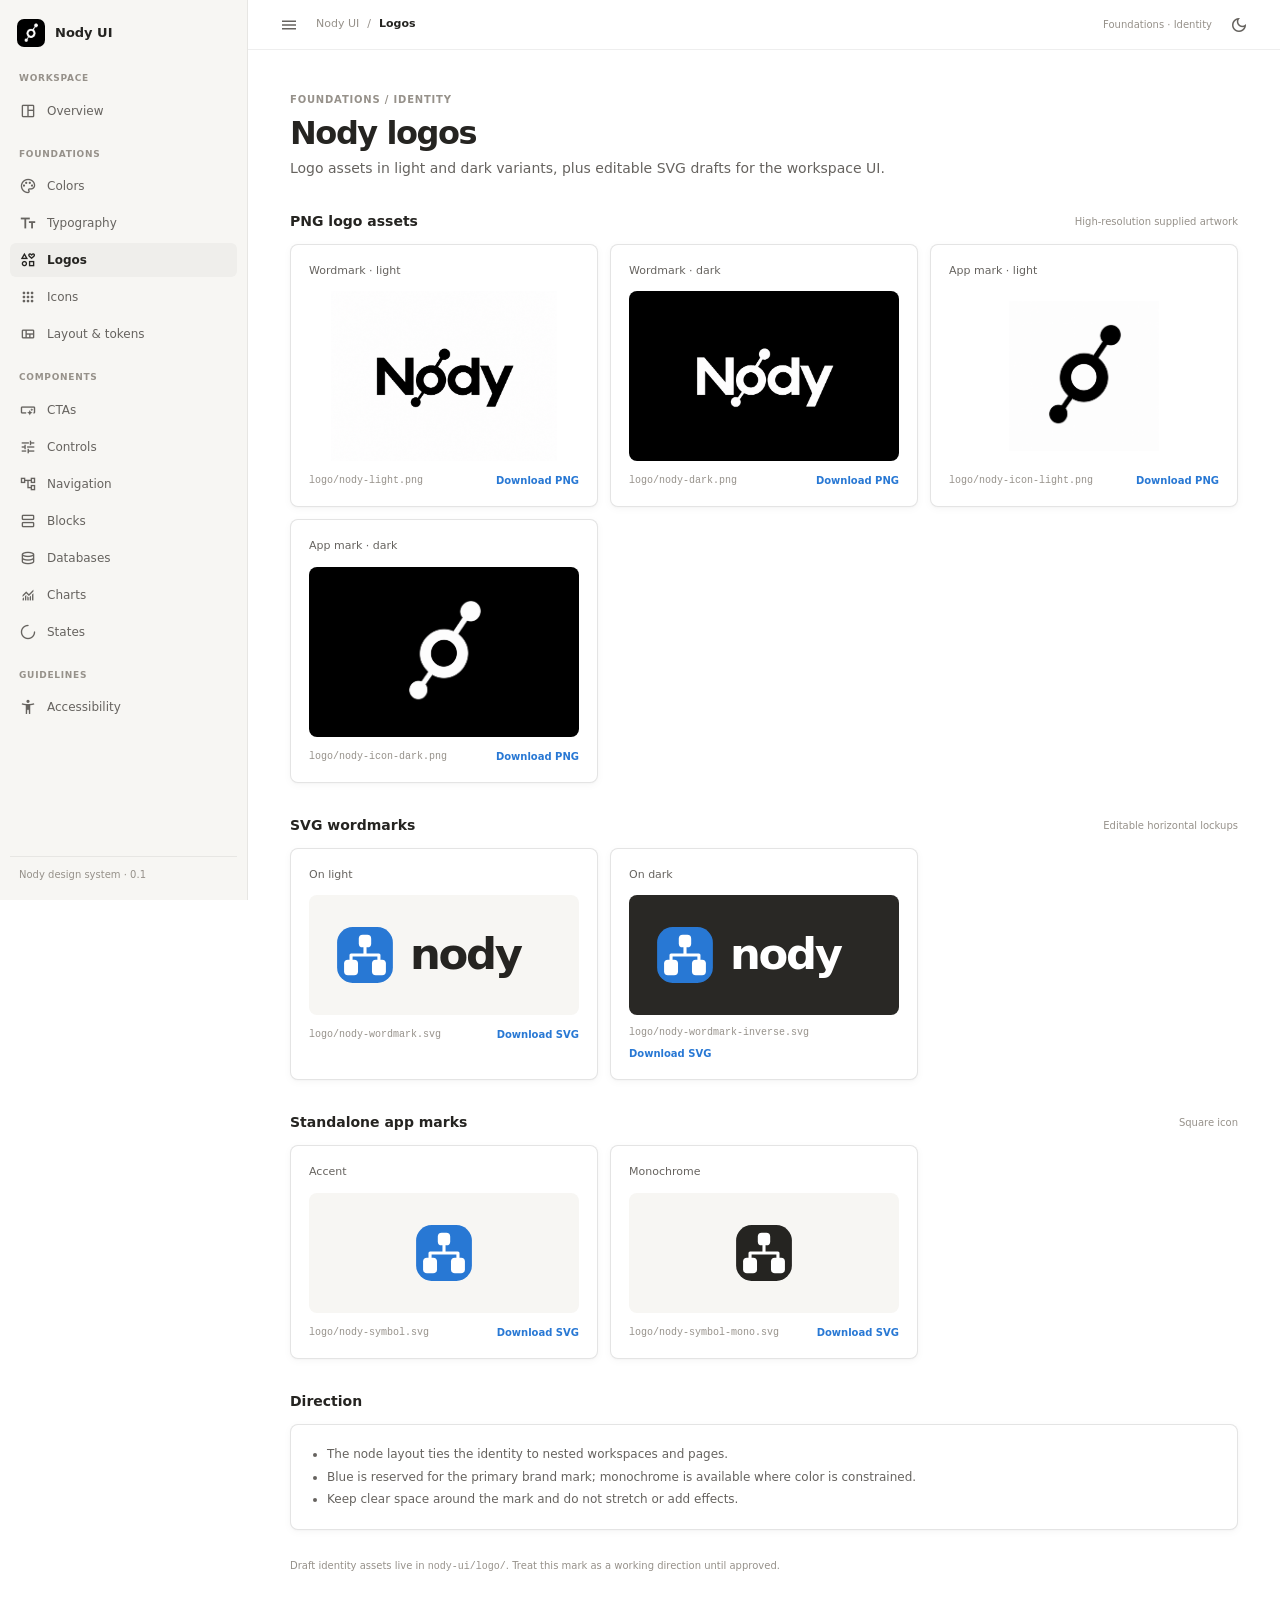
<file: packages/ui/logos.html>
<!doctype html>
<html lang="en">
<head><meta charset="utf-8"><meta name="viewport" content="width=device-width, initial-scale=1"><title>Nody UI — Logos</title><link rel="icon" href="logo/nody-icon-dark.png" type="image/png"><link rel="stylesheet" href="system.css"></head>
<body data-page="logos">
  <div class="system-shell"><aside class="sidebar" id="system-sidebar" aria-label="Design system navigation"></aside><main class="system-main">
    <header class="topbar"><button class="menu-toggle" id="menu-toggle" aria-label="Toggle navigation" aria-expanded="true"><span class="material-symbols-outlined" aria-hidden="true">menu</span></button><div class="breadcrumb"><span>Nody UI</span><span>/</span><strong>Logos</strong></div><span class="topbar-meta">Foundations · Identity</span></header>
    <div class="page-content">
      <div class="page-eyebrow">Foundations / Identity</div><h1 class="page-title">Nody logos</h1><p class="page-lead">Logo assets in light and dark variants, plus editable SVG drafts for the workspace UI.</p>

      <section class="section"><div class="section-head"><h2>PNG logo assets</h2><span class="section-note">High-resolution supplied artwork</span></div><div class="card-grid">
        <article class="card"><div class="metric">Wordmark · light</div><div class="raster-preview light"><img src="logo/nody-light.png" alt="Nody black wordmark on a white background"></div><div class="asset-caption"><code>logo/nody-light.png</code><a href="logo/nody-light.png" download>Download PNG</a></div></article>
        <article class="card"><div class="metric">Wordmark · dark</div><div class="raster-preview dark"><img src="logo/nody-dark.png" alt="Nody white wordmark on a black background"></div><div class="asset-caption"><code>logo/nody-dark.png</code><a href="logo/nody-dark.png" download>Download PNG</a></div></article>
        <article class="card"><div class="metric">App mark · light</div><div class="raster-preview light"><img class="app-icon" src="logo/nody-icon-light.png" alt="Nody node mark in black on a white background"></div><div class="asset-caption"><code>logo/nody-icon-light.png</code><a href="logo/nody-icon-light.png" download>Download PNG</a></div></article>
        <article class="card"><div class="metric">App mark · dark</div><div class="raster-preview dark"><img class="app-icon" src="logo/nody-icon-dark.png" alt="Nody node mark in white on a black background"></div><div class="asset-caption"><code>logo/nody-icon-dark.png</code><a href="logo/nody-icon-dark.png" download>Download PNG</a></div></article>
      </div></section>

      <section class="section"><div class="section-head"><h2>SVG wordmarks</h2><span class="section-note">Editable horizontal lockups</span></div><div class="card-grid">
        <article class="card"><div class="metric">On light</div><div class="logo-preview"><img class="wordmark" src="logo/nody-wordmark.svg" alt="Nody blue symbol and dark wordmark"></div><div class="asset-caption"><code>logo/nody-wordmark.svg</code><a href="logo/nody-wordmark.svg" download>Download SVG</a></div></article>
        <article class="card"><div class="metric">On dark</div><div class="logo-preview dark"><img class="wordmark" src="logo/nody-wordmark-inverse.svg" alt="Nody blue symbol and white wordmark"></div><div class="asset-caption"><code>logo/nody-wordmark-inverse.svg</code><a href="logo/nody-wordmark-inverse.svg" download>Download SVG</a></div></article>
      </div></section>

      <section class="section"><div class="section-head"><h2>Standalone app marks</h2><span class="section-note">Square icon</span></div><div class="card-grid">
        <article class="card"><div class="metric">Accent</div><div class="logo-preview"><img class="symbol" src="logo/nody-symbol.svg" alt="Blue Nody mark showing a parent page above two child pages"></div><div class="asset-caption"><code>logo/nody-symbol.svg</code><a href="logo/nody-symbol.svg" download>Download SVG</a></div></article>
        <article class="card"><div class="metric">Monochrome</div><div class="logo-preview"><img class="symbol" src="logo/nody-symbol-mono.svg" alt="Monochrome Nody mark showing a parent page above two child pages"></div><div class="asset-caption"><code>logo/nody-symbol-mono.svg</code><a href="logo/nody-symbol-mono.svg" download>Download SVG</a></div></article>
      </div></section>

      <section class="section"><div class="section-head"><h2>Direction</h2></div><article class="card"><ul class="logo-notes"><li>The node layout ties the identity to nested workspaces and pages.</li><li>Blue is reserved for the primary brand mark; monochrome is available where color is constrained.</li><li>Keep clear space around the mark and do not stretch or add effects.</li></ul></article></section>
      <p class="footer">Draft identity assets live in <code>nody-ui/logo/</code>. Treat this mark as a working direction until approved.</p>
    </div>
  </main></div>
  <script src="system.js"></script>
</body>
</html>
</file>
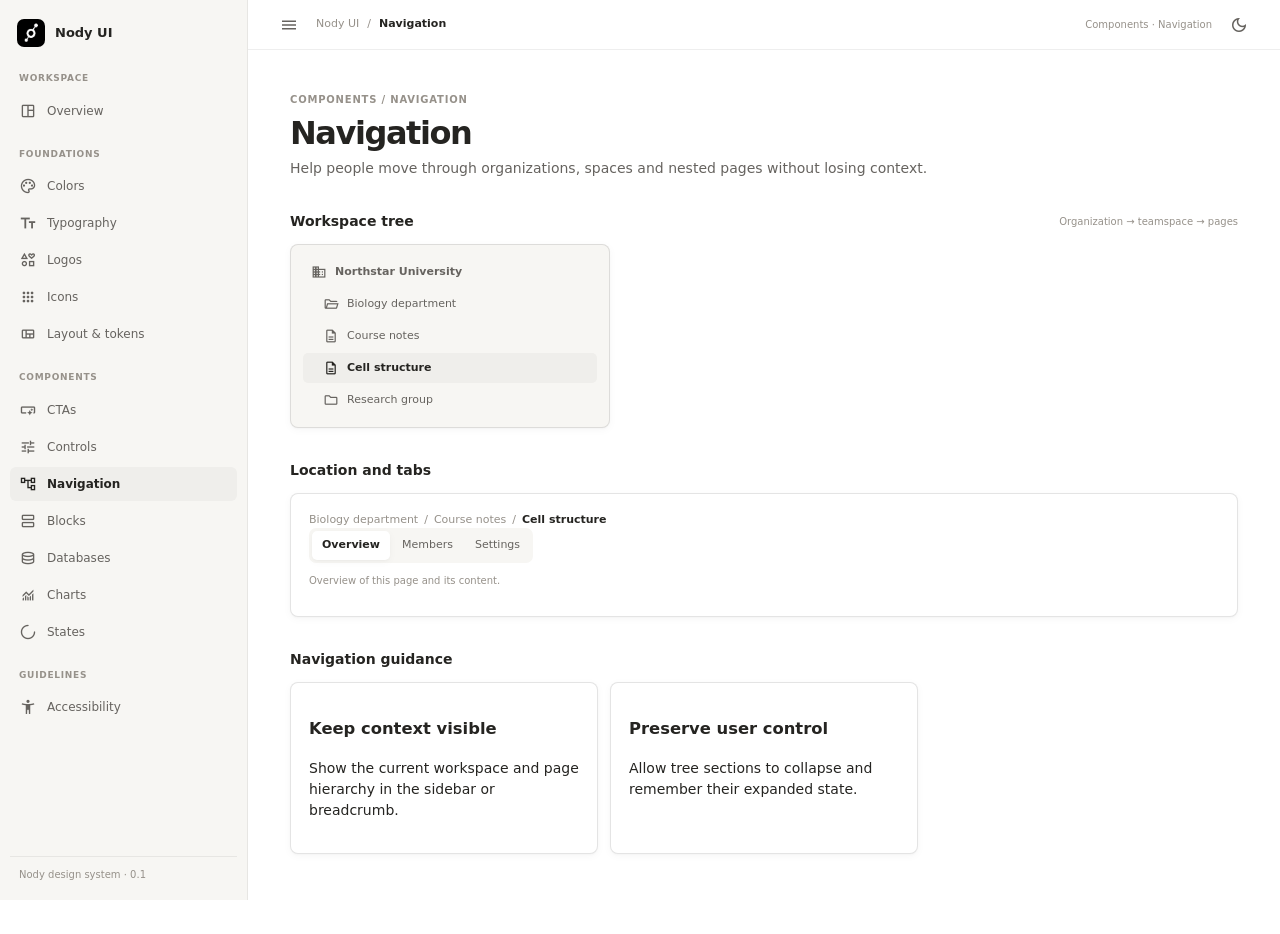
<file: packages/ui/navigation.html>
<!doctype html>
<html lang="en"><head><meta charset="utf-8"><meta name="viewport" content="width=device-width, initial-scale=1"><title>Nody UI — Navigation</title><link rel="icon" href="logo/nody-icon-dark.png" type="image/png"><link rel="stylesheet" href="system.css"></head>
<body data-page="navigation"><div class="system-shell"><aside class="sidebar" id="system-sidebar" aria-label="Design system navigation"></aside><main class="system-main"><header class="topbar"><button class="menu-toggle" id="menu-toggle" aria-label="Toggle navigation" aria-expanded="true"><span class="material-symbols-outlined" aria-hidden="true">menu</span></button><div class="breadcrumb"><span>Nody UI</span><span>/</span><strong>Navigation</strong></div><span class="topbar-meta">Components · Navigation</span></header><div class="page-content">
<div class="page-eyebrow">Components / Navigation</div><h1 class="page-title">Navigation</h1><p class="page-lead">Help people move through organizations, spaces and nested pages without losing context.</p>
<section class="section"><div class="section-head"><h2>Workspace tree</h2><span class="section-note">Organization → teamspace → pages</span></div><article class="card tree-demo"><div class="tree-demo-row"><span class="material-symbols-outlined">domain</span><strong>Northstar University</strong></div><div class="tree-demo-row tree-indent"><span class="material-symbols-outlined">folder_open</span>Biology department</div><div class="tree-demo-row tree-indent tree-indent"><span class="material-symbols-outlined">description</span>Course notes</div><div class="tree-demo-row tree-indent tree-indent current"><span class="material-symbols-outlined">description</span>Cell structure</div><div class="tree-demo-row tree-indent"><span class="material-symbols-outlined">folder</span>Research group</div></article></section>
<section class="section"><div class="section-head"><h2>Location and tabs</h2></div><article class="card"><div class="crumb-demo"><span>Biology department</span><span>/</span><span>Course notes</span><span>/</span><strong>Cell structure</strong></div><div class="tabs" role="tablist"><button class="tab active" role="tab" aria-selected="true">Overview</button><button class="tab" role="tab" aria-selected="false">Members</button><button class="tab" role="tab" aria-selected="false">Settings</button></div><p id="tab-description" class="help-text">Overview of this page and its content.</p></article></section>
<section class="section"><div class="section-head"><h2>Navigation guidance</h2></div><div class="card-grid"><article class="card"><h3>Keep context visible</h3><p class="card-copy">Show the current workspace and page hierarchy in the sidebar or breadcrumb.</p></article><article class="card"><h3>Preserve user control</h3><p class="card-copy">Allow tree sections to collapse and remember their expanded state.</p></article></div></section>
</div></main></div><script src="system.js"></script><script>const labels=['Overview','Members','Settings'], descriptions=['Overview of this page and its content.','People who can access this page.','Page access and configuration.'];document.querySelectorAll('.tab').forEach((tab,index)=>tab.addEventListener('click',()=>{document.querySelectorAll('.tab').forEach((item)=>{item.classList.remove('active');item.setAttribute('aria-selected','false')});tab.classList.add('active');tab.setAttribute('aria-selected','true');document.querySelector('#tab-description').textContent=descriptions[index]}));</script></body></html>
</file>
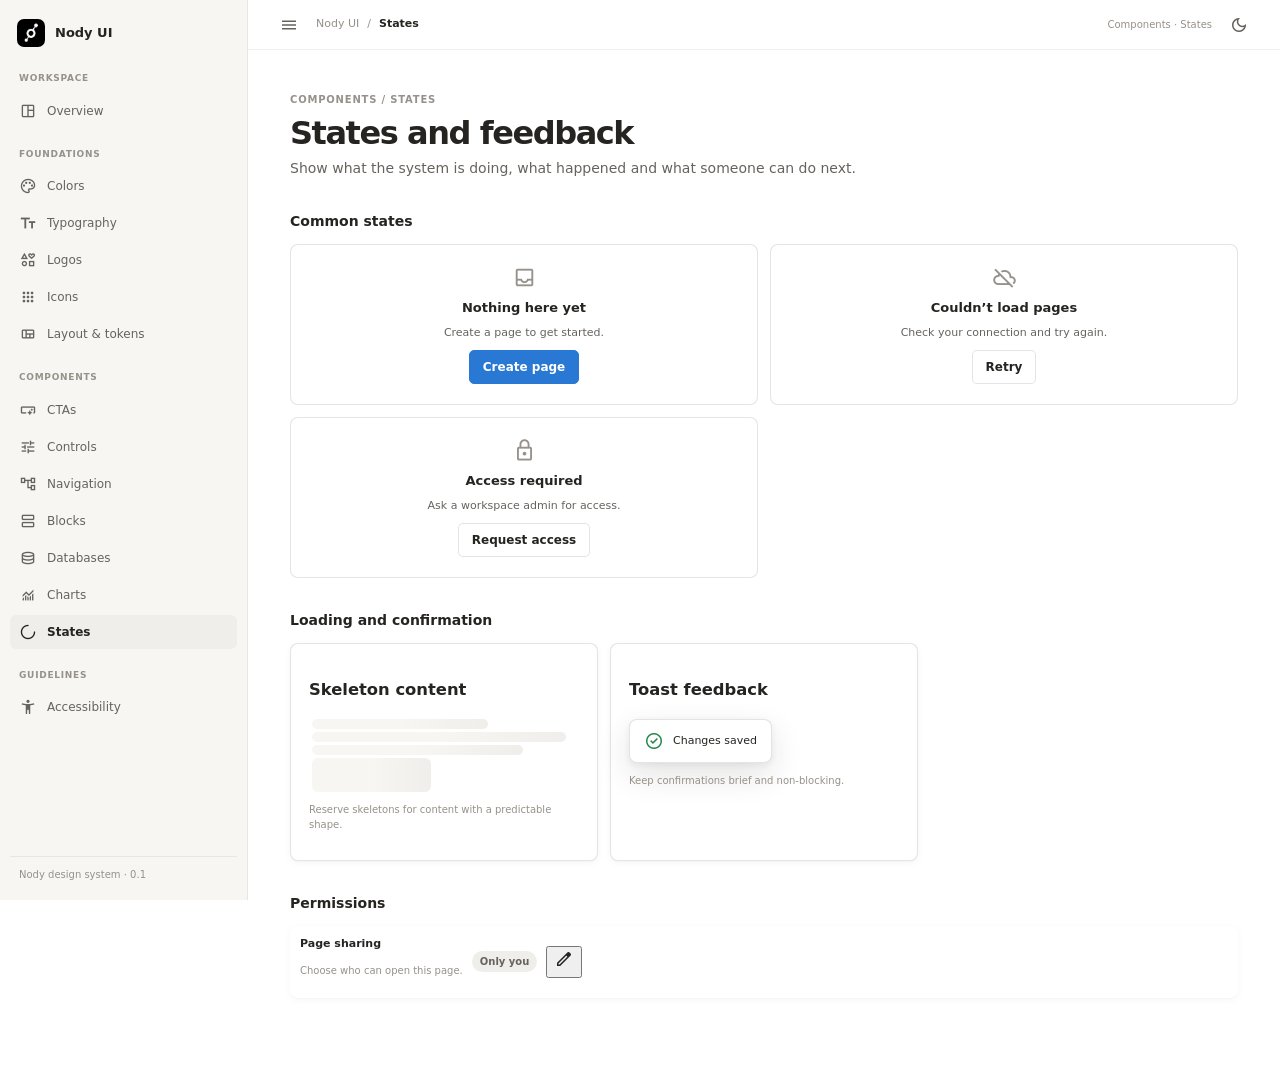
<file: packages/ui/states.html>
<!doctype html>
<html lang="en"><head><meta charset="utf-8"><meta name="viewport" content="width=device-width, initial-scale=1"><title>Nody UI — States</title><link rel="icon" href="logo/nody-icon-dark.png" type="image/png"><link rel="stylesheet" href="system.css"></head>
<body data-page="states"><div class="system-shell"><aside class="sidebar" id="system-sidebar" aria-label="Design system navigation"></aside><main class="system-main"><header class="topbar"><button class="menu-toggle" id="menu-toggle" aria-label="Toggle navigation" aria-expanded="true"><span class="material-symbols-outlined" aria-hidden="true">menu</span></button><div class="breadcrumb"><span>Nody UI</span><span>/</span><strong>States</strong></div><span class="topbar-meta">Components · States</span></header><div class="page-content">
<div class="page-eyebrow">Components / States</div><h1 class="page-title">States and feedback</h1><p class="page-lead">Show what the system is doing, what happened and what someone can do next.</p><section class="section"><div class="section-head"><h2>Common states</h2></div><div class="state-grid"><article class="state-panel"><span class="material-symbols-outlined">inbox</span><h3>Nothing here yet</h3><p>Create a page to get started.</p><button class="btn btn-primary">Create page</button></article><article class="state-panel"><span class="material-symbols-outlined">cloud_off</span><h3>Couldn’t load pages</h3><p>Check your connection and try again.</p><button class="btn">Retry</button></article><article class="state-panel"><span class="material-symbols-outlined">lock</span><h3>Access required</h3><p>Ask a workspace admin for access.</p><button class="btn">Request access</button></article></div></section>
<section class="section"><div class="section-head"><h2>Loading and confirmation</h2></div><div class="card-grid"><article class="card"><h3>Skeleton content</h3><div class="skeleton" style="width:65%"></div><div class="skeleton" style="width:94%"></div><div class="skeleton" style="width:78%"></div><div class="skeleton" style="width:44%;height:34px"></div><p class="help-text">Reserve skeletons for content with a predictable shape.</p></article><article class="card"><h3>Toast feedback</h3><div class="toast-demo"><span class="material-symbols-outlined">check_circle</span>Changes saved</div><p class="help-text">Keep confirmations brief and non-blocking.</p></article></div></section>
<section class="section"><div class="section-head"><h2>Permissions</h2></div><div class="card permission-row"><div><strong>Page sharing</strong><p class="help-text">Choose who can open this page.</p></div><span class="badge badge-neutral">Only you</span><button class="icon-button" aria-label="Edit page sharing"><span class="material-symbols-outlined">edit</span></button></div></section>
</div></main></div><script src="system.js"></script></body></html>
</file>
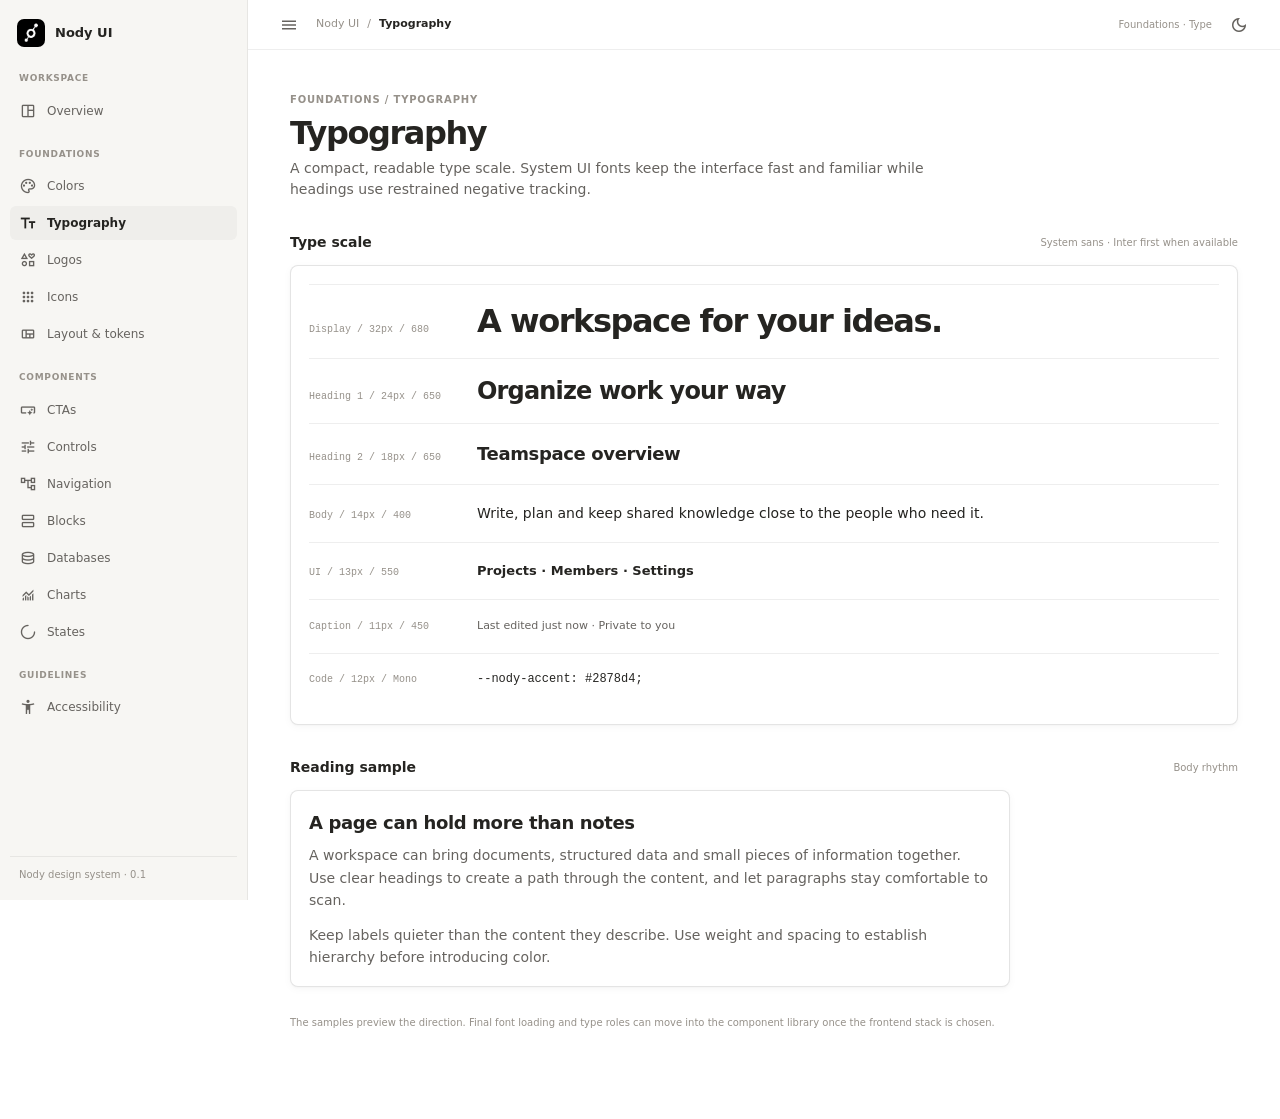
<file: packages/ui/typography.html>
<!doctype html>
<html lang="en">
<head><meta charset="utf-8"><meta name="viewport" content="width=device-width, initial-scale=1"><title>Nody UI — Typography</title><link rel="icon" href="logo/nody-icon-dark.png" type="image/png"><link rel="stylesheet" href="system.css"></head>
<body data-page="typography">
  <div class="system-shell"><aside class="sidebar" id="system-sidebar" aria-label="Design system navigation"></aside><main class="system-main">
    <header class="topbar"><button class="menu-toggle" id="menu-toggle" aria-label="Toggle navigation" aria-expanded="true"><span class="material-symbols-outlined" aria-hidden="true">menu</span></button><div class="breadcrumb"><span>Nody UI</span><span>/</span><strong>Typography</strong></div><span class="topbar-meta">Foundations · Type</span></header>
    <div class="page-content">
      <div class="page-eyebrow">Foundations / Typography</div><h1 class="page-title">Typography</h1><p class="page-lead">A compact, readable type scale. System UI fonts keep the interface fast and familiar while headings use restrained negative tracking.</p>
      <section class="section"><div class="section-head"><h2>Type scale</h2><span class="section-note">System sans · Inter first when available</span></div><article class="card">
        <div class="type-row"><div class="type-meta">Display / 32px / 680</div><p class="type-sample" style="font-size:32px;font-weight:680;letter-spacing:-.045em;line-height:1.15">A workspace for your ideas.</p></div>
        <div class="type-row"><div class="type-meta">Heading 1 / 24px / 650</div><p class="type-sample" style="font-size:24px;font-weight:650;letter-spacing:-.035em;line-height:1.2">Organize work your way</p></div>
        <div class="type-row"><div class="type-meta">Heading 2 / 18px / 650</div><p class="type-sample" style="font-size:18px;font-weight:650;letter-spacing:-.02em;line-height:1.3">Teamspace overview</p></div>
        <div class="type-row"><div class="type-meta">Body / 14px / 400</div><p class="type-sample" style="font-size:14px;line-height:1.5">Write, plan and keep shared knowledge close to the people who need it.</p></div>
        <div class="type-row"><div class="type-meta">UI / 13px / 550</div><p class="type-sample" style="font-size:13px;font-weight:550">Projects · Members · Settings</p></div>
        <div class="type-row"><div class="type-meta">Caption / 11px / 450</div><p class="type-sample" style="font-size:11px;color:var(--nody-fg-secondary)">Last edited just now · Private to you</p></div>
        <div class="type-row"><div class="type-meta">Code / 12px / Mono</div><p class="type-sample" style="font:12px var(--nody-mono)">--nody-accent: #2878d4;</p></div>
      </article></section>
      <section class="section"><div class="section-head"><h2>Reading sample</h2><span class="section-note">Body rhythm</span></div><article class="card" style="max-width:720px"><h2 style="margin:0 0 8px;font-size:18px;letter-spacing:-.02em">A page can hold more than notes</h2><p style="margin:0;color:var(--nody-fg-secondary);line-height:1.6">A workspace can bring documents, structured data and small pieces of information together. Use clear headings to create a path through the content, and let paragraphs stay comfortable to scan.</p><p style="margin:12px 0 0;color:var(--nody-fg-secondary);line-height:1.6">Keep labels quieter than the content they describe. Use weight and spacing to establish hierarchy before introducing color.</p></article></section>
      <p class="footer">The samples preview the direction. Final font loading and type roles can move into the component library once the frontend stack is chosen.</p>
    </div>
  </main></div>
  <script src="system.js"></script>
</body>
</html>
</file>
<file: packages/ui/system.css>
@import url("./tokens.css");
@import url("https://fonts.googleapis.com/css2?family=Material+Symbols+Outlined:opsz,wght,FILL,GRAD@20..48,100..700,0..1,-50..200&display=swap");

:root { --icon-fill: 0; --icon-weight: 400; }
:root[data-theme="dark"] { color-scheme: dark; --nody-bg:#1e1e1c; --nody-surface:#272624; --nody-surface-raised:#242321; --nody-surface-hover:#34322f; --nody-fg:#f1efea; --nody-fg-secondary:#c5c0b8; --nody-fg-muted:#969087; --nody-border:rgba(255,255,255,.15); --nody-border-soft:rgba(255,255,255,.09); --nody-accent:#69aaf0; --nody-accent-hover:#8bbdf4; --nody-accent-soft:#23364a; --nody-accent-on:#161d25; --nody-success:#6fc48a; --nody-success-soft:#203a2b; --nody-warning:#e3b464; --nody-warning-soft:#403322; --nody-danger:#f08c84; --nody-danger-soft:#402625; --nody-shadow-card:0 2px 10px rgba(0,0,0,.22),0 1px 2px rgba(0,0,0,.14); --nody-shadow-menu:0 12px 32px rgba(0,0,0,.4),0 2px 6px rgba(0,0,0,.25); }
* { box-sizing: border-box; }
body { margin: 0; background: var(--nody-bg); color: var(--nody-fg); font: 400 var(--nody-text-base)/var(--nody-leading) var(--nody-font); }
button, input { font: inherit; }
button { color: inherit; }
a { color: inherit; text-decoration: none; }
button:focus-visible, a:focus-visible, input:focus-visible { outline: none; box-shadow: var(--nody-focus); }
.material-symbols-outlined { font-family: "Material Symbols Outlined"; font-weight: 400; font-style: normal; font-size: 20px; line-height: 1; letter-spacing: normal; text-transform: none; display: inline-flex; align-items: center; justify-content: center; white-space: nowrap; word-wrap: normal; direction: ltr; font-feature-settings: "liga"; -webkit-font-feature-settings: "liga"; -webkit-font-smoothing: antialiased; font-variation-settings: "FILL" var(--icon-fill), "wght" var(--icon-weight), "GRAD" 0, "opsz" 20; }
.system-shell { min-height: 100vh; display: grid; grid-template-columns: 248px minmax(0,1fr); transition: grid-template-columns var(--nody-duration) var(--nody-ease); }
.sidebar { position: sticky; top: 0; height: 100vh; display: flex; flex-direction: column; gap: 20px; padding: 14px 10px; overflow-x: hidden; overflow-y: auto; background: var(--nody-surface); border-right: 1px solid var(--nody-border-soft); }
.brand-link { display: flex; align-items: center; gap: 10px; min-height: 38px; padding: 3px 7px; font-weight: 650; font-size: 13px; white-space: nowrap; }
.brand-image { display: block; flex: none; width: 28px; height: 28px; border-radius: 7px; }
.brand-mark { display: grid; place-items: center; flex: none; width: 28px; height: 28px; border-radius: 7px; background: #292825; color: white; font-size: 13px; font-weight: 700; }
.nav-section { display: grid; gap: 3px; }
.nav-label { padding: 0 9px 5px; color: var(--nody-fg-muted); text-transform: uppercase; letter-spacing: .08em; font-size: 9px; font-weight: 650; white-space: nowrap; }
.nav-link { min-height: 34px; display: flex; align-items: center; gap: 10px; padding: 0 9px; color: var(--nody-fg-secondary); border-radius: 6px; font-size: 12px; white-space: nowrap; transition: background var(--nody-duration) var(--nody-ease), color var(--nody-duration) var(--nody-ease); }
.nav-link:hover { color: var(--nody-fg); background: var(--nody-surface-hover); }
.nav-link[aria-current="page"] { color: var(--nody-fg); background: var(--nody-surface-hover); font-weight: 600; }
.nav-link .material-symbols-outlined { flex: none; width: 18px; height: 18px; font-size: 18px; }
.sidebar-footer { margin-top: auto; padding: 10px 9px 4px; border-top: 1px solid var(--nody-border-soft); color: var(--nody-fg-muted); font-size: 10px; white-space: nowrap; }
.system-main { min-width: 0; }
.topbar { position: sticky; top: 0; z-index: var(--nody-z-sticky); height: 50px; display: flex; align-items: center; gap: 12px; padding: 0 26px; background: var(--nody-bg); border-bottom: 1px solid var(--nody-border-soft); backdrop-filter: blur(12px); }
.menu-toggle { display: grid; place-items: center; width: 30px; height: 30px; padding: 0; color: var(--nody-fg-secondary); border: 0; border-radius: 6px; background: transparent; cursor: pointer; }
.menu-toggle:hover { color: var(--nody-fg); background: var(--nody-surface); }
.menu-toggle .material-symbols-outlined { font-size: 20px; }
.breadcrumb { display: flex; align-items: center; gap: 8px; color: var(--nody-fg-muted); font-size: 11px; }
.breadcrumb strong { color: var(--nody-fg); font-weight: 550; }
.topbar-meta { margin-left: auto; color: var(--nody-fg-muted); font-size: 10px; }
.theme-toggle { display: grid; place-items: center; width: 30px; height: 30px; padding: 0; color: var(--nody-fg-secondary); background: transparent; border: 0; border-radius: 6px; cursor: pointer; }.theme-toggle:hover { color: var(--nody-fg); background: var(--nody-surface); }
.page-content { width: min(100%, 1120px); margin: 0 auto; padding: 42px 42px 80px; }
.page-eyebrow { color: var(--nody-fg-muted); text-transform: uppercase; letter-spacing: .08em; font-size: 10px; font-weight: 650; }
.page-title { margin: 8px 0 6px; font-size: 32px; letter-spacing: -.045em; line-height: 1.15; font-weight: 680; }
.page-lead { max-width: 700px; margin: 0; color: var(--nody-fg-secondary); font-size: 14px; }
.section { margin-top: 32px; }
.section-head { display: flex; align-items: center; justify-content: space-between; gap: 12px; margin-bottom: 12px; }
.section-head h2 { margin: 0; font-size: 14px; font-weight: 650; }
.section-note { color: var(--nody-fg-muted); font-size: 10px; }
.card { padding: 18px; background: var(--nody-surface-raised); border: 1px solid var(--nody-border); border-radius: var(--nody-radius-md); box-shadow: var(--nody-shadow-card); }
.card-grid { display: grid; grid-template-columns: repeat(3,minmax(0,1fr)); gap: 12px; }
.catalog-grid { display: grid; grid-template-columns: repeat(2,minmax(0,1fr)); gap: 12px; }
.catalog-card { min-height: 164px; display: flex; flex-direction: column; align-items: flex-start; padding: 18px; background: var(--nody-surface-raised); border: 1px solid var(--nody-border); border-radius: var(--nody-radius-md); box-shadow: var(--nody-shadow-card); transition: border-color var(--nody-duration) var(--nody-ease), transform var(--nody-duration) var(--nody-ease); }
.catalog-card:hover { border-color: rgba(40,120,212,.42); transform: translateY(-2px); }
.catalog-card .material-symbols-outlined { color: var(--nody-fg-secondary); font-size: 22px; }
.catalog-card h2 { margin: 15px 0 4px; font-size: 15px; font-weight: 650; }
.catalog-card p { margin: 0; color: var(--nody-fg-secondary); font-size: 11px; }
.catalog-card .card-link { margin-top: auto; padding-top: 14px; color: var(--nody-accent); font-size: 11px; font-weight: 600; }
.button-row { display: flex; flex-wrap: wrap; align-items: center; gap: 9px; }
.btn { min-height: 34px; display: inline-flex; align-items: center; justify-content: center; gap: 7px; padding: 0 13px; color: var(--nody-fg); background: var(--nody-surface-raised); border: 1px solid var(--nody-border); border-radius: var(--nody-radius-sm); font-size: 12px; font-weight: 550; cursor: pointer; transition: background var(--nody-duration) var(--nody-ease), border-color var(--nody-duration) var(--nody-ease); }
.btn:hover { background: var(--nody-surface); }
.btn .material-symbols-outlined { font-size: 17px; }
.btn-primary { color: var(--nody-accent-on); background: var(--nody-accent); border-color: var(--nody-accent); }
.btn-primary:hover { color: white; background: var(--nody-accent-hover); border-color: var(--nody-accent-hover); }
.btn-quiet { border-color: transparent; background: transparent; }
.btn-danger { color: var(--nody-danger); background: var(--nody-danger-soft); border-color: transparent; }
.btn-sm { min-height: 28px; padding: 0 9px; font-size: 11px; }
.btn-lg { min-height: 42px; padding: 0 17px; font-size: 13px; }
.field { width: min(100%,320px); min-height: 36px; padding: 0 11px; color: var(--nody-fg); background: white; border: 1px solid var(--nody-border); border-radius: var(--nody-radius-sm); font-size: 12px; }
.field::placeholder { color: var(--nody-fg-muted); }
.icon-grid { display: grid; grid-template-columns: repeat(6,minmax(0,1fr)); gap: 10px; }
.icon-swatch { min-height: 92px; display: grid; place-items: center; align-content: center; gap: 8px; padding: 10px 4px; background: var(--nody-surface-raised); border: 1px solid var(--nody-border-soft); border-radius: var(--nody-radius-md); }
.icon-swatch .material-symbols-outlined { width: 26px; height: 26px; font-size: 22px; }
.icon-swatch code { color: var(--nody-fg-secondary); font: 10px/1.3 var(--nody-mono); text-align: center; }
.controls { display: flex; flex-wrap: wrap; align-items: center; gap: 20px; padding: 13px 15px; background: var(--nody-surface); border: 1px solid var(--nody-border-soft); border-radius: var(--nody-radius-md); }
.control { display: flex; align-items: center; gap: 8px; color: var(--nody-fg-secondary); font-size: 11px; }.control strong { color: var(--nody-fg); font-weight: 600; }.control input[type="range"] { width: 120px; accent-color: var(--nody-accent); }.control input[type="checkbox"] { accent-color: var(--nody-accent); }
.type-row { display: grid; grid-template-columns: 150px minmax(0,1fr); gap: 18px; align-items: baseline; padding: 18px 0; border-top: 1px solid var(--nody-border-soft); }.type-meta { color: var(--nody-fg-muted); font: 10px/1.6 var(--nody-mono); }.type-sample { margin: 0; }
.swatch-grid { display: grid; grid-template-columns: repeat(4,minmax(0,1fr)); gap: 12px; }.swatch { overflow: hidden; border: 1px solid var(--nody-border); border-radius: var(--nody-radius-md); background: var(--nody-surface-raised); }.swatch-color { height: 92px; }.swatch-info { padding: 11px 12px; }.swatch-info strong,.swatch-info code { display: block; }.swatch-info strong { font-size: 11px; }.swatch-info code { margin-top: 3px; color: var(--nody-fg-muted); font: 10px var(--nody-mono); }
.logo-sample { display: flex; flex-wrap: wrap; align-items: center; gap: 24px; padding: 22px; background: var(--nody-surface); border: 1px solid var(--nody-border-soft); border-radius: var(--nody-radius-md); }.logo-lockup { display: flex; align-items: center; gap: 10px; font-size: 20px; font-weight: 680; letter-spacing: -.045em; }.logo-mark { display: grid; place-items: center; width: 42px; height: 42px; border-radius: 11px; background: #292825; color: white; font-weight: 700; }.logo-mark svg { width: 24px; height: 24px; }.logo-inverse { padding: 14px 18px; border-radius: 8px; background: #292825; color: white; }.logo-mono { font: 650 18px/1 var(--nody-font); letter-spacing: -.05em; }
.logo-preview { min-height: 120px; display: flex; align-items: center; justify-content: center; margin-top: 12px; padding: 18px; background: var(--nody-surface); border-radius: var(--nody-radius-md); }.logo-preview.dark { background: #292825; }.logo-preview img.wordmark { display: block; width: min(100%,220px); height: auto; }.logo-preview img.symbol { display: block; width: 62px; height: 62px; }.asset-caption { display: flex; flex-wrap: wrap; align-items: center; justify-content: space-between; gap: 8px; margin-top: 12px; }.asset-caption code { color: var(--nody-fg-muted); font: 10px var(--nody-mono); }.asset-caption a { color: var(--nody-accent); font-size: 10px; font-weight: 600; }.logo-notes { margin: 0; padding-left: 18px; color: var(--nody-fg-secondary); font-size: 12px; line-height: 1.9; }
.raster-preview { height: 170px; display: flex; align-items: center; justify-content: center; margin-top: 12px; overflow: hidden; border-radius: var(--nody-radius-md); }.raster-preview.light { background: #fff; }.raster-preview.dark { background: #000; }.raster-preview img { width: 100%; height: 100%; object-fit: contain; }.raster-preview img.app-icon { width: 150px; height: 150px; }
.metric { color: var(--nody-fg-secondary); font-size: 11px; }.token-value { margin-top: 6px; font: 11px var(--nody-mono); color: var(--nody-fg-muted); }
.footer { margin-top: 28px; color: var(--nody-fg-muted); font-size: 10px; }.footer a { color: var(--nody-accent); text-decoration: underline; text-underline-offset: 2px; }
.foundation-grid { display: grid; grid-template-columns: repeat(3,minmax(0,1fr)); gap: 12px; }.foundation-card { padding: 16px; background: var(--nody-surface-raised); border: 1px solid var(--nody-border); border-radius: var(--nody-radius-md); }.foundation-card h3 { margin: 0 0 10px; font-size: 12px; }.space-sample { display: flex; align-items: center; gap: 10px; min-height: 30px; color: var(--nody-fg-secondary); font-size: 10px; }.space-bar { height: 8px; border-radius: 4px; background: var(--nody-accent); }.radius-sample { display: flex; align-items: end; gap: 9px; min-height: 60px; }.radius-box { width: 42px; height: 42px; background: var(--nody-accent-soft); border: 1px solid var(--nody-accent); }.elevation-sample { min-height: 58px; display: grid; place-items: center; background: var(--nody-surface); border-radius: var(--nody-radius-md); font-size: 10px; }
.breakpoint-list { display: grid; gap: 8px; }.breakpoint-row { display: grid; grid-template-columns: 90px 100px minmax(0,1fr); gap: 10px; align-items: center; color: var(--nody-fg-secondary); font-size: 10px; }.breakpoint-track { height: 8px; border-radius: 8px; background: linear-gradient(90deg,var(--nody-accent-soft),var(--nody-accent)); }
.form-grid { display: grid; grid-template-columns: repeat(2,minmax(0,1fr)); gap: 14px; }.field-wrap { display: grid; gap: 5px; }.field-label { color: var(--nody-fg-secondary); font-size: 11px; font-weight: 550; }.field, .select, .textarea { width: 100%; min-height: 36px; padding: 0 11px; color: var(--nody-fg); background: var(--nody-surface-raised); border: 1px solid var(--nody-border); border-radius: var(--nody-radius-sm); font: inherit; font-size: 12px; }.textarea { min-height: 82px; padding: 9px 11px; resize: vertical; }.field::placeholder,.textarea::placeholder { color: var(--nody-fg-muted); }.help-text { color: var(--nody-fg-muted); font-size: 10px; }.field-error { border-color: var(--nody-danger); }.error-text { color: var(--nody-danger); font-size: 10px; }
.check-row { display: flex; align-items: center; gap: 8px; color: var(--nody-fg-secondary); font-size: 12px; }.check-row input { width: 16px; height: 16px; accent-color: var(--nody-accent); }.switch { position: relative; display: inline-flex; align-items: center; width: 36px; height: 21px; margin-left: auto; padding: 2px; border: 0; border-radius: 99px; background: #c6c2ba; cursor: pointer; }.switch::before { content:""; display:block; width:17px; height:17px; border-radius:50%; background:white; box-shadow:0 1px 2px rgba(0,0,0,.18); transition:transform var(--nody-duration) var(--nody-ease); }.switch[aria-checked="true"] { background: var(--nody-accent); }.switch[aria-checked="true"]::before { transform: translateX(15px); }.switch:focus-visible { box-shadow: var(--nody-focus); }
.badge { display: inline-flex; align-items: center; gap: 5px; width: max-content; padding: 3px 8px; border-radius: var(--nody-radius-pill); color: var(--nody-fg-secondary); background: var(--nody-surface-hover); font-size: 10px; font-weight: 550; }.badge-blue { color: var(--nody-accent); background: var(--nody-accent-soft); }.badge-success { color: var(--nody-success); background: var(--nody-success-soft); }.badge-warning { color: var(--nody-warning); background: var(--nody-warning-soft); }.badge-danger { color: var(--nody-danger); background: var(--nody-danger-soft); }.field[aria-invalid="true"] { border-color:var(--nody-danger); }
.tabs { display: flex; gap: 2px; padding: 3px; width: max-content; background: var(--nody-surface); border-radius: 7px; }.tab { padding: 6px 10px; color: var(--nody-fg-secondary); border: 0; border-radius: 5px; background: transparent; font-size: 11px; cursor: pointer; }.tab[aria-selected="true"] { color: var(--nody-fg); background: var(--nody-surface-raised); box-shadow: var(--nody-shadow-card); font-weight: 600; }
.tree-demo { display: grid; gap: 2px; max-width: 320px; padding: 12px; background: var(--nody-surface); border-radius: var(--nody-radius-md); }.tree-demo-row { display: flex; align-items: center; gap: 8px; min-height: 30px; padding: 4px 8px; border-radius: 5px; color: var(--nody-fg-secondary); font-size: 11px; }.tree-demo-row.current { color: var(--nody-fg); background: var(--nody-surface-hover); font-weight: 600; }.tree-demo-row .material-symbols-outlined { font-size: 16px; }.tree-indent { padding-left: 20px; }.crumb-demo { display: flex; align-items: center; gap: 6px; color: var(--nody-fg-muted); font-size: 11px; }.crumb-demo strong { color: var(--nody-fg); }
.block-editor { max-width: 720px; margin: 0 auto; padding: 24px; background: var(--nody-surface-raised); border: 1px solid var(--nody-border-soft); border-radius: var(--nody-radius-lg); }.block-row { display: flex; align-items: flex-start; gap: 10px; padding: 5px 0; color: var(--nody-fg); font-size: 13px; line-height: 1.55; }.block-handle { width: 18px; padding-top: 2px; color: var(--nody-fg-muted); text-align: center; }.block-handle .material-symbols-outlined { font-size: 15px; }.block-content { flex: 1; min-width: 0; }.block-content h2,.block-content h3,.block-content p { margin: 0; }.block-content h2 { font-size: 23px; letter-spacing: -.035em; }.block-content h3 { font-size: 17px; letter-spacing: -.02em; }.block-content p + p { margin-top: 8px; }.block-callout { display: flex; gap: 9px; padding: 11px 13px; background: var(--nody-accent-soft); border-radius: var(--nody-radius-md); }.block-check { width: 16px; height: 16px; margin: 2px 0 0; accent-color: var(--nody-accent); }.block-quote { padding: 2px 0 2px 12px; border-left: 3px solid var(--nody-border); color: var(--nody-fg-secondary); }.block-code { padding: 12px; color: var(--nody-fg-secondary); background: var(--nody-surface); border-radius: var(--nody-radius-sm); font: 11px/1.6 var(--nody-mono); }.block-divider { height: 1px; margin: 7px 0; background: var(--nody-border); }
.data-table { width: 100%; border-collapse: collapse; font-size: 11px; }.data-table th { padding: 9px 10px; color: var(--nody-fg-muted); background: var(--nody-surface); text-align: left; font-size: 9px; font-weight: 600; }.data-table td { padding: 10px; border-top: 1px solid var(--nody-border-soft); }.data-table tr:hover td { background: color-mix(in srgb,var(--nody-surface) 55%,transparent); }.property-cell { display: flex; align-items: center; gap: 7px; }.table-scroll { overflow-x: auto; border: 1px solid var(--nody-border); border-radius: var(--nody-radius-md); }.board { display: grid; grid-template-columns: repeat(3,minmax(175px,1fr)); gap: 12px; overflow-x: auto; }.board-column { min-height: 180px; padding: 10px; background: var(--nody-surface); border-radius: var(--nody-radius-md); }.board-heading { display: flex; align-items: center; gap: 7px; margin-bottom: 9px; font-size: 11px; font-weight: 600; }.board-card { margin-top: 7px; padding: 10px; background: var(--nody-surface-raised); border: 1px solid var(--nody-border-soft); border-radius: 6px; box-shadow: var(--nody-shadow-card); font-size: 10px; }
.state-grid { display: grid; grid-template-columns: repeat(2,minmax(0,1fr)); gap: 12px; }.state-panel { min-height: 160px; display: grid; justify-items: center; align-content: center; gap: 8px; padding: 20px; text-align: center; background: var(--nody-surface-raised); border: 1px solid var(--nody-border); border-radius: var(--nody-radius-md); }.state-panel h3 { margin: 0; font-size: 13px; }.state-panel p { max-width: 300px; margin: 0; color: var(--nody-fg-secondary); font-size: 11px; }.state-panel .material-symbols-outlined { color: var(--nody-fg-muted); font-size: 25px; }.skeleton { width: min(100%,240px); height: 10px; margin: 3px; border-radius: 6px; background: linear-gradient(90deg,var(--nody-surface) 25%,var(--nody-surface-hover) 50%,var(--nody-surface) 75%); background-size: 200% 100%; animation: shimmer 1.5s linear infinite; }.skeleton.short { width: 55%; }.toast-demo { display: flex; align-items: center; gap: 9px; width: fit-content; padding: 11px 14px; background: var(--nody-surface-raised); border: 1px solid var(--nody-border); border-radius: var(--nody-radius-md); box-shadow: var(--nody-shadow-menu); font-size: 11px; }.toast-demo .material-symbols-outlined { color: var(--nody-success); }.permission-row { display: flex; align-items: center; gap: 9px; padding: 10px; border-bottom: 1px solid var(--nody-border-soft); font-size: 11px; }.permission-row:last-child { border: 0; }
.kbd { display: inline-grid; place-items: center; min-width: 23px; min-height: 22px; padding: 0 5px; color: var(--nody-fg-secondary); background: var(--nody-surface); border: 1px solid var(--nody-border); border-bottom-width: 2px; border-radius: 5px; font: 10px var(--nody-mono); }.target-sample { width: auto; min-height: 56px; display: flex; align-items: center; gap: 12px; border: 0; color: var(--nody-fg-secondary); font-size: 11px; }.target-sample .icon-button { width:44px; height:44px; border:1px dashed var(--nody-accent); color:var(--nody-accent); }.contrast-grid { display:grid; grid-template-columns:repeat(3,minmax(0,1fr)); gap:10px; }.contrast-pair { display: grid; gap:5px; min-height: 72px; align-items: center; justify-content: center; padding: 12px; border-radius: var(--nody-radius-md); background:var(--nody-surface-raised); border:1px solid var(--nody-border); font-size: 12px; font-weight: 600; }.contrast-pair code { color:var(--nody-fg-muted); font-size:9px; font-weight:400; }.focus-example { outline: none; box-shadow: var(--nody-focus); }.guideline-list { margin: 0; padding-left: 19px; color: var(--nody-fg-secondary); font-size: 12px; line-height: 1.9; }
.chart-card { padding-bottom:12px; }.chart-summary { display:flex; align-items:center; gap:9px; }.chart-summary strong { font-size:22px; letter-spacing:-.04em; }.chart-svg { display:block; width:100%; height:auto; margin:15px 0 5px; overflow:visible; }.chart-gridline { stroke:var(--nody-border-soft); stroke-width:1; }.chart-axis { fill:var(--nody-fg-muted); font:10px var(--nody-font); }.chart-bar { fill:var(--nody-accent-soft); }.chart-bar.active { fill:var(--nody-accent); }.progress-track { height:8px; margin:15px 0 8px; overflow:hidden; background:var(--nody-surface-hover); border-radius:var(--nody-radius-pill); }.progress-track span { display:block; height:100%; background:var(--nody-accent); border-radius:inherit; }
@keyframes shimmer { to { background-position-x: -200%; } }
@media(prefers-reduced-motion:reduce) { *,*::before,*::after { scroll-behavior:auto !important; animation-duration:.01ms !important; animation-iteration-count:1 !important; transition-duration:.01ms !important; } }
body.sidebar-collapsed .system-shell { grid-template-columns: 66px minmax(0,1fr); }
body.sidebar-collapsed .sidebar { padding-inline: 8px; }
body.sidebar-collapsed .brand-link { justify-content: center; padding-inline: 0; }
body.sidebar-collapsed .brand-name, body.sidebar-collapsed .nav-label, body.sidebar-collapsed .nav-text, body.sidebar-collapsed .sidebar-footer { display: none; }
body.sidebar-collapsed .nav-link { justify-content: center; padding-inline: 0; }
@media(max-width:850px) { .system-shell { grid-template-columns:220px minmax(0,1fr); }.page-content { padding:32px 24px 60px; }.card-grid { grid-template-columns:repeat(2,minmax(0,1fr)); }.icon-grid { grid-template-columns:repeat(4,minmax(0,1fr)); }.swatch-grid { grid-template-columns:repeat(3,minmax(0,1fr)); }.foundation-grid { grid-template-columns:repeat(2,minmax(0,1fr)); } }
@media(max-width:620px) { .system-shell, body.sidebar-collapsed .system-shell { display:block; }.sidebar, body.sidebar-collapsed .sidebar { display:none; position:fixed; left:0; top:0; z-index:var(--nody-z-menu); width:250px; height:100vh; box-shadow:var(--nody-shadow-menu); }.sidebar.mobile-open { display:flex; }.page-content { padding:26px 16px 48px; }.topbar { padding:0 14px; }.topbar-meta { display:none; }.page-title { font-size:27px; }.catalog-grid,.card-grid,.state-grid,.foundation-grid,.form-grid,.contrast-grid { grid-template-columns:1fr; }.icon-grid { grid-template-columns:repeat(3,minmax(0,1fr)); }.swatch-grid { grid-template-columns:repeat(2,minmax(0,1fr)); }.type-row { grid-template-columns:1fr; gap:7px; }.logo-sample { gap:16px; }.breakpoint-row { grid-template-columns:70px 80px minmax(0,1fr); gap:6px; }.block-editor { padding:16px; } }
</file>
